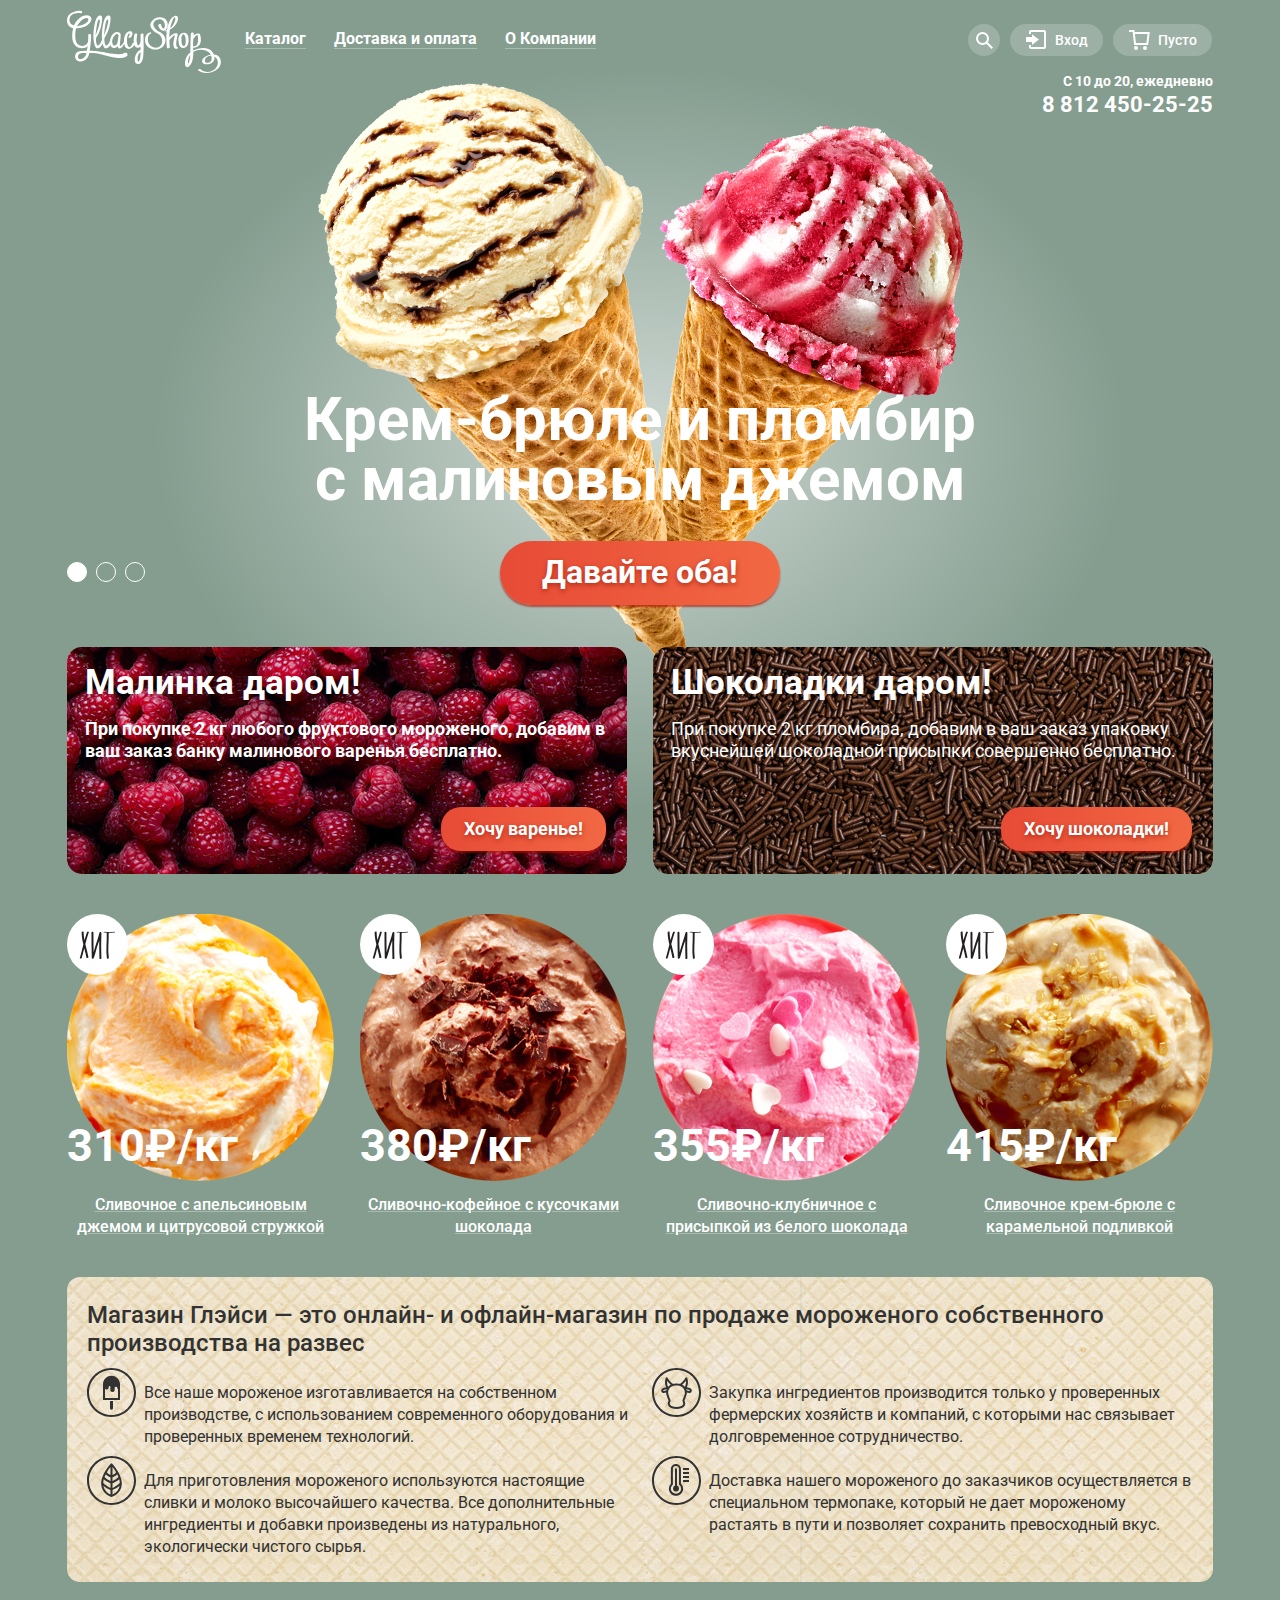
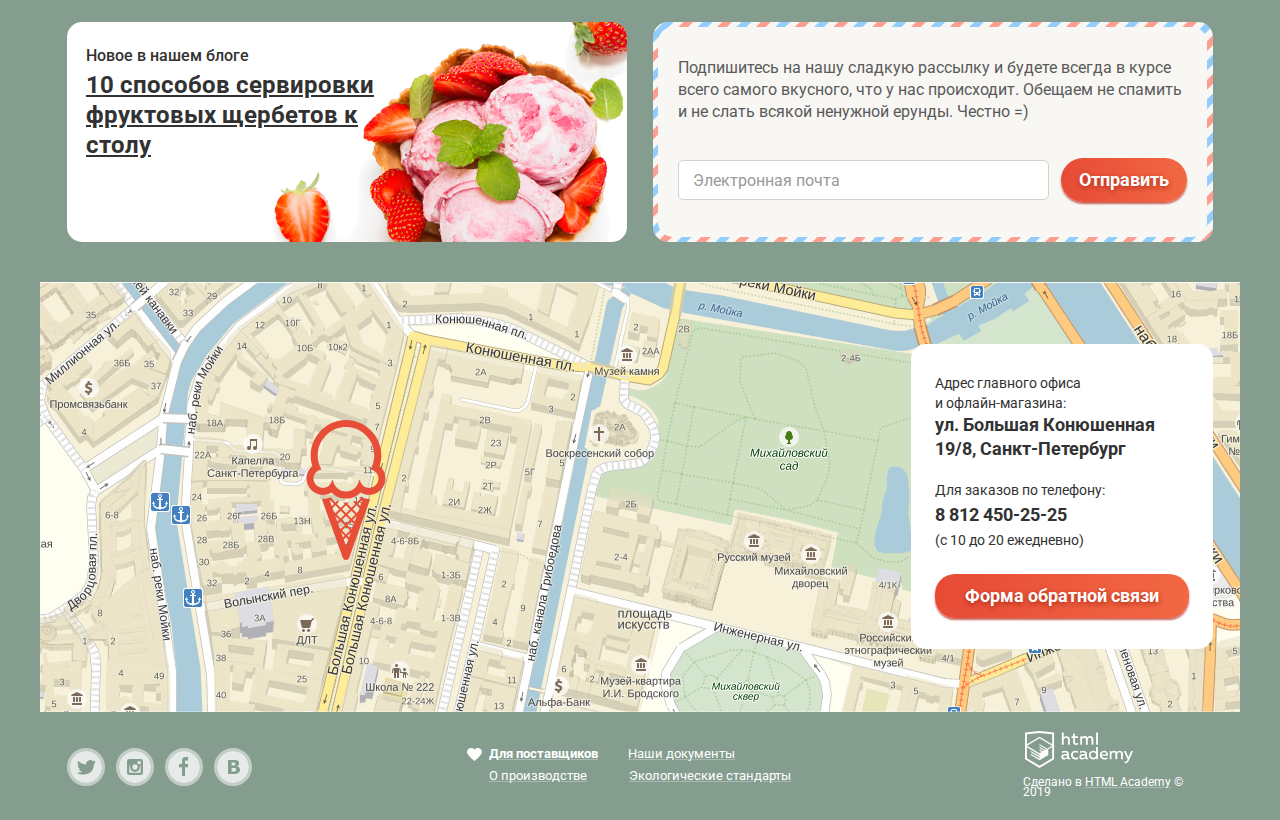
<file: index.html>
﻿<!DOCTYPE html>
<html lang="ru">
	<head>
		<meta charset="utf-8">
		<title>HTML Academy: Глейси</title>
		<link href="https://fonts.googleapis.com/css?family=Roboto:400,500,700" rel="stylesheet">
		<link href="css/normalize.css" rel="stylesheet" >
		<link href="css/style.min.css" rel="stylesheet" >
	</head>
	<body>
		<header class="main-header">
			<nav class="main-navigation">
				<img src="img/logo.svg" width="154" height="64" alt="Логотип магазина по продажи мороженного «Gllacy»;" >
				<ul class="site-navigation">
					<li class="active">
						<a class="site-navigation-item" href="catalog.html">Каталог</a>
						<ul class="subdirectory-site-navigation-list ">
							<li>
								<a class="subdirectory-fon subdirectory-site-navigation-item subdirectory-border-top" href="novelties.html">Новинки</a>
								<hr>
							</li>
							<li>
								<a class="subdirectory-fon" href="catalog.html">Сливочное</a>
							</li>
							<li>
								<a class="subdirectory-fon" href="#">Щербеты</a>
							</li>
							<li>
								<a class="subdirectory-fon" href="#">Фруктовый лед</a>
							</li>
							<li>
								<a class="subdirectory-fon subdirectory-border-bottom" href="#">Мелорин</a>
							</li>
						</ul>
					</li>
					<li>
						<a class="site-navigation-item" href="delivery.html">Доставка и оплата</a>
					</li>
					<li>
						<a class="site-navigation-item" href="info.html">О Компании</a>
					</li>
				</ul>
				<ul class="user-navigation">
					<li class="user-navigation-search">
						<a class="user-search" href="#" aria-label="кнопка поиска по сайту">
							<span class="visually-hidden">Поиск</span>
							<svg xmlns="http://www.w3.org/2000/svg" xmlns:xlink="http://www.w3.org/1999/xlink" width="17" height="17" viewBox="0 0 17 17">
								<path fill="#fff" d="M16.958 15.527L11.75 10.32A6.455 6.455 0 0 0 13 6.5 6.5 6.5 0 1 0 6.5 13a6.465 6.465 0 0 0 3.839-1.263l5.205 5.204 1.414-1.414zM6.5 11C4.019 11 2 8.981 2 6.5S4.019 2 6.5 2 11 4.019 11 6.5 8.981 11 6.5 11z"/>
							</svg>
						</a>
						<section class="modal modal-search">
							<h2 class="visually-hidden">Поиск по сайту</h2>
							<form name="search-form" action="https://echo.htmlacademy.ru" method="post">
								<p>
									<label class="visually-hidden" for="search-modal">Поиск</label>
									<input type="search" name="search" id="search-modal" placeholder="Что ищем?" >
								</p>
							</form>
						</section>
					</li>
					<li class="user-navigation-inner">
						<a class="user-logo" href="#" aria-label="кнопка входа в личный кабинет">
							<svg version="1.1" id="Layer_1" xmlns="http://www.w3.org/2000/svg" xmlns:xlink="http://www.w3.org/1999/xlink" x="0px" y="0px" width="21px" height="19px" viewBox="0 0 21 19" enable-background="new 0 0 21 19" xml:space="preserve">
								<g>
									<polygon fill="#FFFFFF" points="6,14.875 12.917,9.5 6,4.125 6,7.042 -0.042,7.042 -0.042,11.959 6,11.959"/>
									<path fill="#FFFFFF" d="M18,0H5C3.9,0,3,0.9,3,2v2h2V2h13v15H5v-2H3v2c0,1.1,0.9,2,2,2h13c1.1,0,2-0.9,2-2V2C20,0.9,19.1,0,18,0z"/>
								</g>
							</svg>
							Вход
						</a>
						<section class="modal modal-login">
							<h2 class="visually-hidden">Личный кабинет</h2>
							<form name="login-form" action="https://echo.htmlacademy.ru" method="post">
								<label class="visually-hidden" for="user-email">Электронная почта</label>
								<input type="email" class="login-icon-email" name="email" id="user-email" placeholder="Электронная почта" >
								<label class="visually-hidden" for="user-password">Пароль</label>
								<input type="password" name="password" class="user-icon-password" id="user-password" placeholder="Пароль" >
								<div class="login-button">
									<button class="button buttom-login" type="submit">Войти</button>
									<p class="registrations-info">
										<a href="#">Забыли пароль?</a>
										<a href="#">Новая регистрация</a>
									</p>
								</div>
							</form>
						</section>
					</li>
					<li >
						<a class="user-basket" href="#" aria-label="кнопка входа в корзину">
							<svg xmlns="http://www.w3.org/2000/svg" width="21" height="20" viewBox="0 0 21 20">
								<g fill="#FFF">
									<path d="M5.657 2.031L5.422 0H0v2h3.64l1.5 13h13.988l1.699-12.969H5.657zM17.372 13H6.922L5.888 4.031h12.66L17.372 13z"/>
									<circle cx="6.984" cy="18" r="2"/>
									<circle cx="15.984" cy="18" r="2"/>
								</g>
							</svg>
							Пусто
						</a>
					</li>
				</ul>
			</nav>
			<section class="time-phone">
				<p class="operating-time">С 10 до 20, ежедневно</p>
				<p class="phone">8 812 450-25-25</p>
			</section>
		</header>
		<section class="slider">
			<input type="radio" id="btn-1" name="cream" checked>
			<input type="radio" id="btn-2" name="cream">
			<input type="radio" id="btn-3" name="cream">
			<div class="slider-switch">
				<label for="btn-1"></label>
				<label for="btn-2"></label>
				<label for="btn-3"></label>
			</div>
			<div class="slider-inner">
				<div class="slider-slides">
					<div class="slider-item slider-item1">
						<h2>Крем-брюле и пломбир с малиновым джемом</h2>
						<a href="#" class="button button-slider" aria-label="кнопка купить" >Давайте оба!</a>
					</div>
					<div class="slider-item slider-item2">
						<h2>Шоколадный пломбир и лимонный сорбет</h2>
						<a href="#" class="button button-slider" aria-label="кнопка купить" >Давайте оба!</a>
					</div>
					<div class="slider-item slider-item3">
						<h2>Пломбир с помадкой и клубничный щербет</h2>
						<a href="#" class="button button-slider" aria-label="кнопка купить" >Давайте оба!</a>
					</div>
				</div>
			</div>
		</section>
		<main class="container">
			<div class="gratis-product">
				<section class="gratis raspberry">
					<h2>Малинка даром!</h2>
					<p>При покупке 2 кг любого фруктового мороженого, добавим в ваш заказ банку малинового варенья бесплатно.</p>
					<a href="#" class="button button-raspberry" aria-label="кнопка купить">Хочу варенье!</a>
				</section>
				<section class="gratis chocolate">
					<h2>Шоколадки даром!</h2>
					<p>При покупке 2 кг пломбира, добавим в ваш заказ упаковку вкуснейшей шоколадной присыпки совершенно бесплатно.</p>
					<a href="#" class="button button-chocolate" aria-label="кнопка купить">Хочу шоколадки! </a>
				</section>
			</div>
			<section class="main-catalog-goods">
				<h2 class="visually-hidden">Список мороженного</h2>
				<ul class="catalog-goods-list">
					<li class="catalog-goods-items">
						<div class="catalog-goods-items-wrapper hit-logo">
							<a href="#">
							<img src="img/product1.png" width="267" height="267" alt="Мороженое Сливочное с апельсиновым джемом и цитрусовой стружкой" >
							</a>
							<p class="catalog-item-prace"> <strong>310₽/кг</strong> </p>
							<a class="catalog-goods-item1" href="#">
								<h3>Сливочное с апельсиновым джемом и цитрусовой стружкой </h3>
							</a>
							<a class="button quick-view" href="item.html">Быстрый просмотр</a>
						</div>
					</li>
					<li class="catalog-goods-items">
						<div class="catalog-goods-items-wrapper hit-logo">
							<a href="#">
							<img src="img/product2.png" width="267" height="267" alt="Мороженое Сливочное с апельсиновым джемом и цитрусовой стружкой" >
							</a>
							<p class="catalog-item-prace"> <strong>380₽/кг</strong> </p>
							<a class="catalog-goods-item1" href="#">
								<h3>Сливочно-кофейное с кусочками шоколада</h3>
							</a>
							<a class="button quick-view" href="item.html">Быстрый просмотр</a>
						</div>
					</li>
					<li class="catalog-goods-items">
						<div class="catalog-goods-items-wrapper hit-logo">
							<a href="#">
							<img src="img/product3.png" width="267" height="267" alt="Мороженое Сливочное с апельсиновым джемом и цитрусовой стружкой" >
							</a>
							<p class="catalog-item-prace"> <strong>355₽/кг</strong> </p>
							<a class="catalog-goods-item1" href="#">
								<h3>Сливочно-клубничное с присыпкой из белого шоколада</h3>
							</a>
							<a class="button quick-view" href="item.html">Быстрый просмотр</a>
						</div>
					</li>
					<li class="catalog-goods-items">
						<div class="catalog-goods-items-wrapper hit-logo">
							<a href="#">
							<img src="img/product4.png" width="267" height="267" alt="Мороженое Сливочное с апельсиновым джемом и цитрусовой стружкой" >
							</a>
							<p class="catalog-item-prace"> <strong>415₽/кг</strong> </p>
							<a class="catalog-goods-item1" href="#">
								<h3>Сливочное крем-брюле с карамельной подливкой</h3>
							</a>
							<a class="button quick-view" href="item.html">Быстрый просмотр</a>
						</div>
					</li>
				</ul>
			</section>
			<section class="description-shop">
				<h1 class="description-shop-header">Магазин Глэйси — это онлайн- и офлайн-магазин по продаже мороженого собственного производства на развес</h1>
				<ul class="description-shop-list">
					<li class="description-logo-production">
						<p>Все наше мороженое изготавливается на собственном производстве, с использованием современного оборудования и проверенных временем технологий.</p>
					</li>
					<li class="description-logo-ingredients">
						<p>Закупка ингредиентов  производится только у проверенных фермерских хозяйств и компаний, с которыми нас связывает долговременное сотрудничество.</p>
					</li>
					<li class="description-logo-buy">
						<p>Для приготовления мороженого используются настоящие сливки и молоко высочайшего качества. Все дополнительные ингредиенты и добавки произведены из натурального, экологически чистого сырья. </p>
					</li>
					<li class="description-logo-thermometer">
						<p>Доставка нашего мороженого до заказчиков осуществляется в специальном термопаке, который не дает мороженому растаять в пути и позволяет сохранить превосходный вкус.</p>
					</li>
				</ul>
			</section>
			<div class="new-subscription-wrapper">
				<section class="new">
					<h2 class="visually-hidden">Сервировка</h2>
					<p>
						<span class="new-blog">Новое в нашем блоге</span>
					</p>
					<p>
						<a class="new-serving" href="#">10 способов сервировки фруктовых щербетов к столу</a>
					</p>
				</section>
				<section class="subscription">
					<div class="subscription-nested">
						<h2 class="visually-hidden">Подписка на рассылку</h2>
						<p class="subscription-instruction">Подпишитесь на нашу сладкую рассылку и будете всегда в курсе всего самого вкусного, что у нас происходит. Обещаем не спамить и не слать всякой ненужной ерунды. Честно =) </p>
						<form name="subscription-form" action="https://echo.htmlacademy.ru" method="post">
							<p class="subscription-form-input">
								<label class="visually-hidden" for="subscription-email">Электронная почта для подписки</label>
								<input class="subscription-icon-email" type="email" name="email" id="subscription-email" placeholder="Электронная почта" >
							</p>
							<button class="button button-subscription" type="submit">Отправить</button>
						</form>
					</div>
				</section>
			</div>
		</main>
		<div class="map">
			<img src="img/map.jpg" width="1200" height="430" alt="Карта расположения главного офиса" title="Карта расположения главного офиса" >
			<svg version="1.1" id="Layer" xmlns="http://www.w3.org/2000/svg" xmlns:xlink="http://www.w3.org/1999/xlink" x="0px" y="0px"
				width="80px" height="140px" viewBox="0 0 80 140" enable-background="new 0 0 80 140" xml:space="preserve">
				<g>
					<path fill="#E84D37" d="M40,7.101c15.622,0,28.285,12.664,28.285,28.286c0,5.112-1.362,9.902-3.734,14.041
						c4.503,0.643,7.971,4.506,7.971,9.188c0,5.133-4.16,9.293-9.293,9.293c-4.682,0-8.545-3.467-9.188-7.971
						c-0.353,0.201-0.709,0.396-1.07,0.583C51.959,66.781,46.545,71.566,40,71.566c-6.546,0-11.96-4.786-12.972-11.046
						c-0.361-0.187-0.717-0.381-1.069-0.582c-0.644,4.504-4.505,7.971-9.188,7.971c-5.132,0-9.292-4.161-9.292-9.293
						c0-4.682,3.466-8.544,7.97-9.188c-2.372-4.139-3.735-8.929-3.735-14.041C11.714,19.765,24.378,7.101,40,7.101 M40,0.101
						c-19.457,0-35.286,15.829-35.286,35.286c0,3.646,0.568,7.263,1.668,10.713c-3.619,3.016-5.903,7.552-5.903,12.515
						c0,8.984,7.309,16.294,16.292,16.294c3.157,0,6.141-0.925,8.672-2.529c3.681,3.846,8.86,6.187,14.557,6.187
						s10.875-2.341,14.556-6.187c2.531,1.604,5.516,2.529,8.673,2.529c8.984,0,16.293-7.31,16.293-16.294
						c0-4.962-2.284-9.499-5.903-12.516c1.099-3.45,1.667-7.067,1.667-10.713C75.285,15.93,59.456,0.101,40,0.101L40,0.101z"/>
				</g>
				<path fill="#E84D37" d="M63.229,78.908c-2.835,0-5.56-0.598-8.04-1.681c-0.371,0.3-0.761,0.574-1.149,0.851l0.525,0.525
					l-3.898,3.898l-1.673-1.673c-0.687,0.273-1.386,0.517-2.101,0.728l2.359,2.359l-3.898,3.898l-3.898-3.898l1.556-1.556
					c-0.989,0.122-1.989,0.206-3.011,0.206c-0.988,0-1.958-0.079-2.917-0.194l1.543,1.544l-3.898,3.898l-3.898-3.898l2.339-2.34
					c-0.716-0.209-1.417-0.451-2.104-0.724l-1.649,1.649l-3.898-3.898l0.49-0.489c-0.405-0.288-0.811-0.575-1.197-0.887
					c-2.48,1.083-5.204,1.681-8.039,1.681c-0.204,0-0.401-0.024-0.603-0.03c-0.069,0.531-0.032,1.083,0.16,1.622l20.375,57.125
					c0.024,0.068,0.059,0.128,0.087,0.193c0.03,0.07,0.058,0.139,0.092,0.206c0.07,0.14,0.15,0.271,0.237,0.397
					c0.029,0.042,0.054,0.087,0.084,0.129c0.125,0.166,0.262,0.32,0.412,0.459c0.032,0.03,0.069,0.055,0.103,0.084
					c0.125,0.107,0.254,0.205,0.392,0.294c0.058,0.037,0.118,0.07,0.179,0.104c0.138,0.077,0.279,0.145,0.426,0.202
					c0.038,0.015,0.07,0.038,0.108,0.052c0.02,0.007,0.04,0.009,0.059,0.016c0.127,0.043,0.258,0.074,0.391,0.103
					c0.055,0.012,0.109,0.029,0.164,0.038c0.185,0.03,0.373,0.048,0.562,0.048s0.377-0.018,0.562-0.048
					c0.057-0.009,0.113-0.027,0.17-0.04c0.13-0.027,0.259-0.058,0.384-0.101c0.021-0.007,0.041-0.009,0.061-0.016
					c0.04-0.014,0.072-0.037,0.111-0.053c0.145-0.058,0.285-0.124,0.421-0.2c0.062-0.034,0.123-0.068,0.183-0.106
					c0.136-0.088,0.265-0.186,0.388-0.291c0.034-0.03,0.072-0.056,0.105-0.086c0.15-0.14,0.287-0.294,0.412-0.46
					c0.03-0.04,0.054-0.084,0.082-0.125c0.088-0.128,0.169-0.261,0.24-0.401c0.033-0.066,0.062-0.134,0.09-0.201
					c0.028-0.066,0.064-0.128,0.089-0.197L63.672,80.5c0.192-0.539,0.229-1.091,0.16-1.622C63.63,78.884,63.433,78.908,63.229,78.908z
					M49.252,94.541l-3.898,3.898l-3.898-3.898l3.898-3.898L49.252,94.541z M36.143,99.854l3.898-3.898l3.898,3.898l-3.898,3.898
					L36.143,99.854z M43.939,110.479l-3.898,3.898l-3.898-3.898l3.898-3.898L43.939,110.479z M40.041,85.33l3.898,3.898l-3.898,3.898
					l-3.898-3.898L40.041,85.33z M38.627,94.541l-3.898,3.898l-3.898-3.898l3.898-3.898L38.627,94.541z M23.724,80.397l0.38-0.38
					l3.898,3.898l-2.229,2.229L23.724,80.397z M26.517,88.229l2.899-2.899l3.898,3.898l-3.898,3.898l-1.791-1.791L26.517,88.229z
					M29.311,96.061l0.105-0.105l3.898,3.898l-1.954,1.954L29.311,96.061z M33.516,107.853l-1.413-3.96l2.625-2.625l3.898,3.898
					l-3.898,3.898L33.516,107.853z M36.947,117.471l-1.863-5.223l3.543,3.543L36.947,117.471z M40,126.031l-2.31-6.476l2.351-2.351
					l2.29,2.29L40,126.031z M43.074,117.41l-1.619-1.619l3.415-3.415L43.074,117.41z M46.438,107.979l-1.085,1.085l-3.898-3.898
					l3.898-3.898l2.564,2.564L46.438,107.979z M48.661,101.747l-1.894-1.894l3.898-3.898L50.711,96L48.661,101.747z M52.329,91.464
					l-1.663,1.663l-3.898-3.898l3.898-3.898l2.838,2.838L52.329,91.464z M54.248,86.084l-2.168-2.168l3.898-3.898l0.319,0.319
					L54.248,86.084z"/>
			</svg>
			<div class="block-address">
				<div>
					<p class="address-text-normal">Адрес главного офиса</p>
					<p class="address-text-normal">и офлайн-магазина:</p>
					<p class="address-text-bold">ул. Большая Конюшенная 19/8, Санкт-Петербург</p>
				</div>
				<div>
					<p class="address-text-normal">Для заказов по телефону:</p>
					<p class="address-text-bold address-telephone">8 812 450-25-25</p>
					<p class="address-text-normal">(с 10 до 20 ежедневно)</p>
				</div>
				<a href="#" class="button button-address">Форма обратной связи</a>
			</div>
			<div class="feedback-overlay">
				<section class="modal modal-feedback">
					<h2>Мы обязательно вам ответим!</h2>
					<form name="feedback-form" action="https://echo.htmlacademy.ru" method="post">
						<p>
							<label class="visually-hidden" for="feedback-name">Как Вас зовут?</label>
							<input class="feedback-icon-name" type="text" name="name" id="feedback-name" placeholder="Как Вас зовут?" >
						</p>
						<p>
							<label class="visually-hidden" for="feedback-email">Ваша почта для ответа?</label>
							<input class="feedback-icon-email" type="email" name="email" id="feedback-email" placeholder="Ваша почта для ответа?" >
						</p>
						<p>
							<label class="visually-hidden" for="feedback-text">Напишите что-нибудь...</label>
							<textarea cols="30" rows="5" id="feedback-text" placeholder="Напишите что-нибудь..."></textarea>
						</p>
						<button type="submit" class="button buttom-feedback">Отправить</button>
					</form>
					<button type="button" class="feedback-closs" aria-label="кнопка закрытия блока обратная связь"></button>
				</section>
				<div class="overlay"></div>
			</div>
		</div>
		<footer class="main-footer">
			<div class="footer-block-wrapper">
				<div class="footer-social">
					<ul class="footer-social-item">
						<li>
							<a class="social-button tvitter" href="#" aria-label="Страничка магазина «Gllacy» в твиттере">
								<svg xmlns="http://www.w3.org/2000/svg" width="32" height="32" viewBox="0 0 32 32">
									<path fill="#FFF" d="M16 0C7.164 0 0 7.164 0 16c0 8.837 7.164 16 16 16 8.837 0 16-7.163 16-16 0-8.836-7.163-16-16-16zm7.944 12.809c-.251 6.516-3.463 10.832-10.992 10.702h-.486c-.447 0-4.543-.443-5.344-1.823 2.479.19 4.247-.406 5.12-1.136-1.048-.289-2.923-.461-3.251-2.848.384.104.618.221 1.299.113-1.307-.824-2.758-1.519-2.679-3.643.311.317 1.164.518 1.46.457-.768-.233-2.149-3.244-.974-4.781 1.984 1.79 4.075 3.482 7.804 3.643.227-2.214 1.24-3.699 3.168-4.325 1.84-.479 3.255.26 3.901 1.138.737-.224 1.453-.466 2.193-.685-.004.833-.569 1.463-.935 1.709.747.165 1.423-.475 1.423-.475-.184.963-1.094 1.725-1.707 1.954z"/>
								</svg>
								<span class="visually-hidden">Твиттер</span>
							</a>
						</li>
						<li>
							<a class="social-button instagram" href="#" aria-label="Страничка магазина «Gllacy» в инстограмме">
								<svg xmlns="http://www.w3.org/2000/svg" width="32" height="32" viewBox="0 0 32 32">
									<g fill="#FFF">
										<path d="M20.916 16a4.938 4.938 0 1 1-9.877 0c0-.394.051-.773.138-1.14h-.897v6.838h11.396V14.86h-.897c.086.367.137.746.137 1.14z"/>
										<path d="M15.978 18.659c1.466 0 2.659-1.193 2.659-2.659s-1.193-2.659-2.659-2.659c-1.466 0-2.659 1.193-2.659 2.659s1.192 2.659 2.659 2.659zM18.637 10.302h3.039v3.039h-3.039z"/>
										<path d="M16 0C7.164 0 0 7.164 0 16c0 8.837 7.164 16 16 16 8.837 0 16-7.163 16-16 0-8.836-7.163-16-16-16zm7.955 21.698a2.285 2.285 0 0 1-2.279 2.279H10.279A2.285 2.285 0 0 1 8 21.698V10.302a2.286 2.286 0 0 1 2.279-2.279h11.396a2.286 2.286 0 0 1 2.279 2.279v11.396z"/>
									</g>
								</svg>
								<span class="visually-hidden">Инстограм</span>
							</a>
						</li>
						<li>
							<a class="social-button facebook" href="#" aria-label="Страничка магазина «Gllacy» на фейсбуке">
								<svg xmlns="http://www.w3.org/2000/svg" width="32" height="32" viewBox="0 0 32 32">
									<path fill="#FFF" d="M16 0C7.164 0 0 7.163 0 16s7.164 16 16 16c8.837 0 16-7.164 16-16S24.837 0 16 0zm4.062 9.455h-3.021v3.444h3.021v3.445h-3.021v8.61H14.02v-8.61H11v-3.445h3.021V9.455c0-1.902 1.353-3.445 3.021-3.445h3.021v3.445z"/>
								</svg>
								<span class="visually-hidden">Фейсбук</span>
							</a>
						</li>
						<li>
							<a class="social-button vk" href="#" aria-label="Страничка магазина «Gllacy» в ВКонтакте">
								<svg xmlns="http://www.w3.org/2000/svg" width="32" height="32" viewBox="0 0 32 32">
									<g fill="#FFF">
										<path d="M16.637 14.495c.402-.019.719-.082.951-.188.326-.145.54-.33.641-.559.101-.229.15-.496.15-.797 0-.232-.058-.465-.174-.697-.116-.232-.322-.405-.617-.517-.264-.1-.592-.155-.984-.165a76.242 76.242 0 0 0-1.652-.014h-.339v2.965h.565c.571 0 1.057-.009 1.459-.028zM18.118 17.084c-.282-.081-.672-.125-1.166-.132a127.97 127.97 0 0 0-1.55-.009h-.79v3.493h.264c1.014 0 1.74-.003 2.18-.009a3.2 3.2 0 0 0 1.212-.245c.377-.157.633-.364.774-.625s.214-.562.214-.9c0-.446-.088-.788-.261-1.03-.17-.241-.464-.423-.877-.543z"/>
										<path d="M16 0C7.164 0 0 7.164 0 16c0 8.837 7.164 16 16 16 8.837 0 16-7.163 16-16 0-8.836-7.163-16-16-16zm6.602 20.531a3.73 3.73 0 0 1-1.124 1.327c-.552.415-1.161.71-1.823.886s-1.501.264-2.519.264h-6.121V8.987h5.443c1.13 0 1.957.038 2.48.113a5.126 5.126 0 0 1 1.561.5c.533.27.929.632 1.189 1.087.26.455.392.975.392 1.558 0 .678-.179 1.278-.536 1.795-.358.518-.863.92-1.517 1.208v.075c.917.182 1.642.559 2.179 1.13.537.571.807 1.325.807 2.261 0 .678-.138 1.283-.411 1.817z"/>
									</g>
								</svg>
								<span class="visually-hidden">ВКонтакте</span>
							</a>
						</li>
					</ul>
				</div>
				<div class="footer-info">
					<ul class="footer-info-list">
						<li class="footer-info-item">
							<a class="heart" href="#">Для поставщиков</a>
						</li>
						<li>
							<a href="#">Наши документы</a>
						</li>
						<li>
							<a href="#">О производстве</a>
						</li>
						<li class="footer-info-item-last">
							<a href="#">Экологические стандарты</a>
						</li>
					</ul>
				</div>
				<div class="footer-copyright">
					<a class="htmllogo" href="https://htmlacademy.ru/intensive/htmlcss">
					<img src="img/htmlacademy_logo.svg" width="108" height="39" alt="Логотип HTMLacademy" >
					</a>
					<p>Сделано в <a href="https://htmlacademy.ru/intensive/htmlcss">HTML Academy</a> &copy; 2019</p>
				</div>
			</div>
		</footer>
	</body>
</html>
</file>
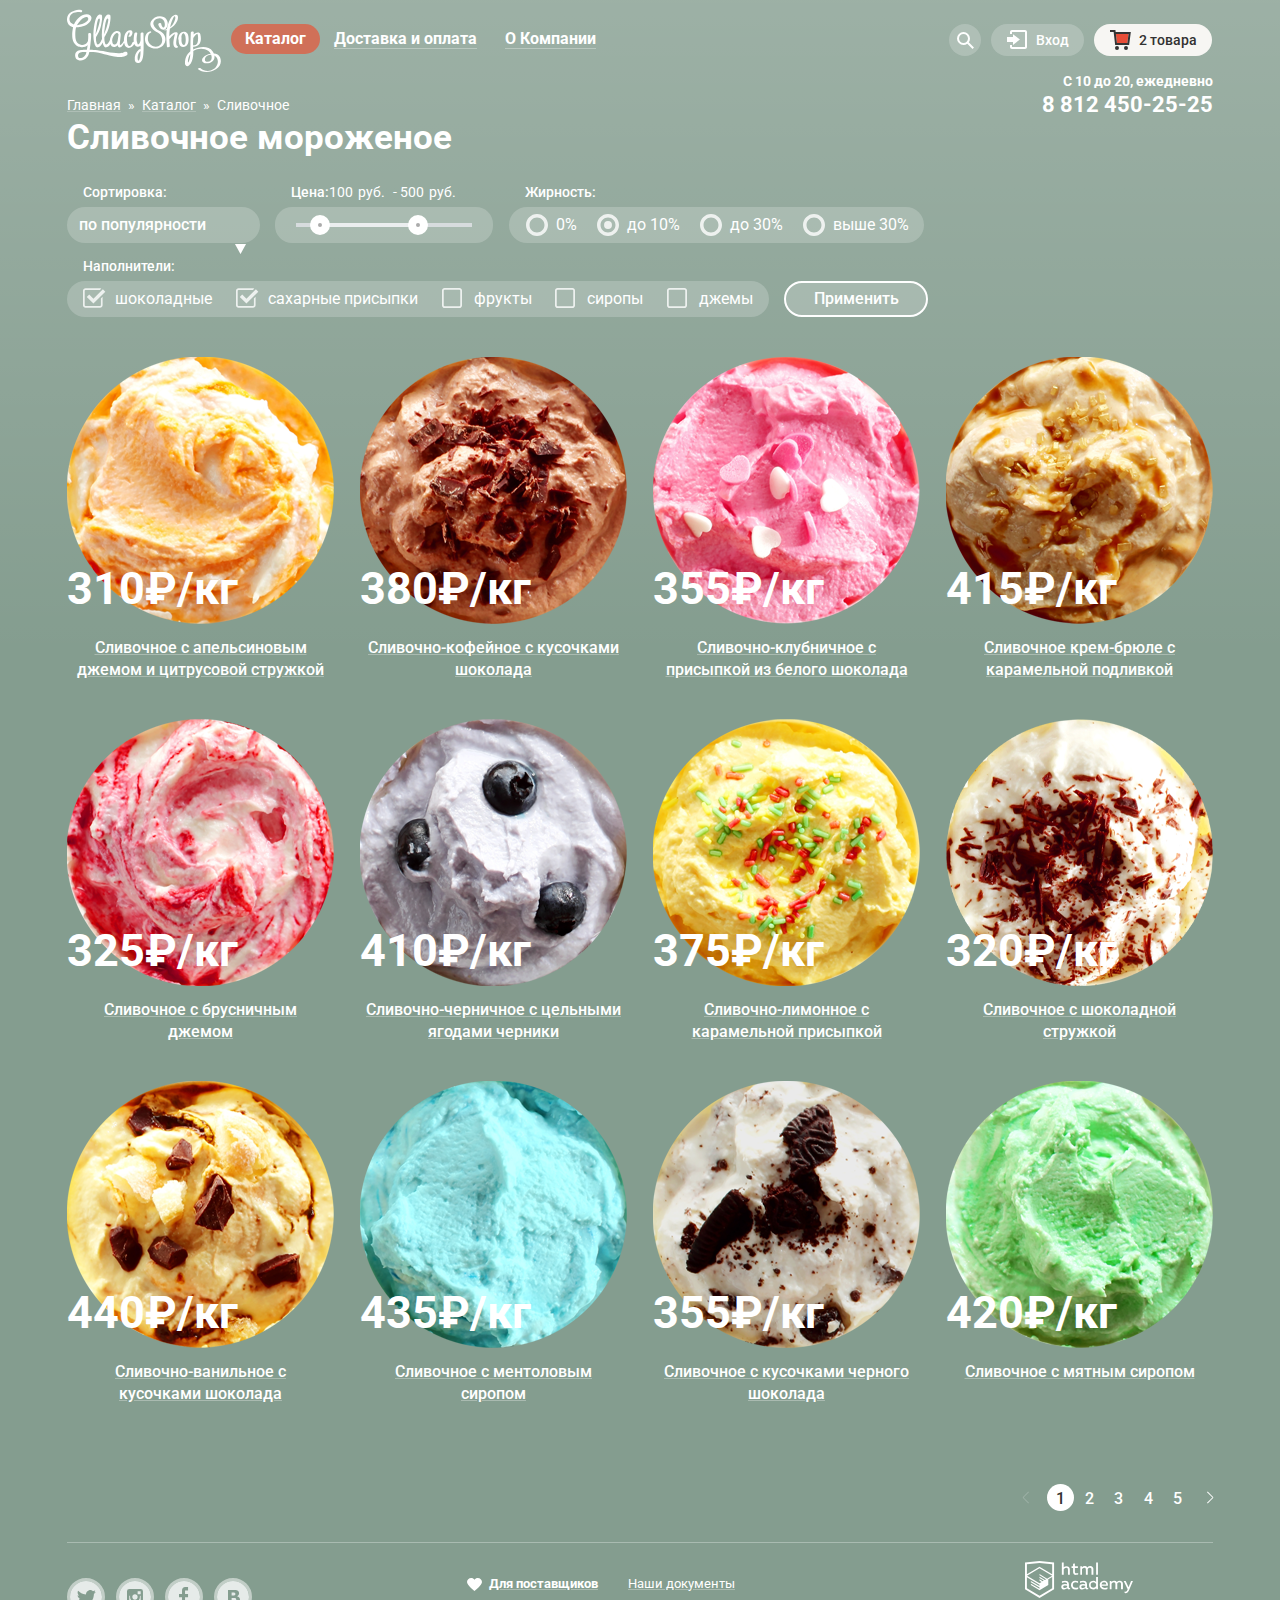
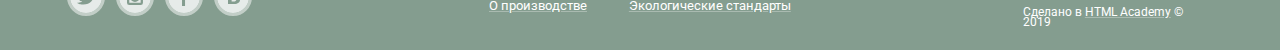
<file: catalog.html>
﻿<!DOCTYPE html>
<html lang="ru">
	<head>
		<meta charset="utf-8">
		<title>HTML Academy: Глейси</title>
		<link href="https://fonts.googleapis.com/css?family=Roboto:400,500,700" rel="stylesheet">
		<link href="css/normalize.css" rel="stylesheet" >
		<link href="css/style.min.css" rel="stylesheet" >
	</head>
	<body class="inner-page">
		<div class="illumination"></div>
		<header class="main-header">
			<nav class="main-navigation">
				<a href="index.html">
				<img src="img/logo.svg" width="154" height="64" alt="Логотип магазина по продажи мороженного «Gllacy»" >
				</a>
				<ul class="site-navigation">
					<li class="active">
						<a class="site-navigation-item-fon" href="catalog.html">Каталог</a>
						<ul class="subdirectory-site-navigation-list">
							<li>
								<a class="subdirectory-fon subdirectory-site-navigation-item subdirectory-border-top" href="novelties.html">Новинки</a>
								<hr>
							</li>
							<li>
								<a class="subdirectory-fon-creamy" href="#">Сливочное</a>
							</li>
							<li>
								<a class="subdirectory-fon" href="#">Щербеты</a>
							</li>
							<li>
								<a class="subdirectory-fon" href="#">Фруктовый лед</a>
							</li>
							<li>
								<a class="subdirectory-fon subdirectory-border-bottom" href="#">Мелорин</a>
							</li>
						</ul>
					</li>
					<li>
						<a class="site-navigation-item" href="delivery.html">Доставка и оплата</a>
					</li>
					<li>
						<a class="site-navigation-item" href="info.html">О Компании</a>
					</li>
				</ul>
				<ul class="user-navigation">
					<li class="user-navigation-search">
						<a class="user-search" href="#" aria-label="кнопка поиска по сайту">
							<span class="visually-hidden">Поиск</span>
							<svg xmlns="http://www.w3.org/2000/svg" xmlns:xlink="http://www.w3.org/1999/xlink" width="17" height="17" viewBox="0 0 17 17">
								<path fill="#fff" d="M16.958 15.527L11.75 10.32A6.455 6.455 0 0 0 13 6.5 6.5 6.5 0 1 0 6.5 13a6.465 6.465 0 0 0 3.839-1.263l5.205 5.204 1.414-1.414zM6.5 11C4.019 11 2 8.981 2 6.5S4.019 2 6.5 2 11 4.019 11 6.5 8.981 11 6.5 11z"/>
							</svg>
						</a>
						<section class="modal modal-search">
							<h2 class="visually-hidden">Поиск по сайту</h2>
							<form name="search-form" action="https://echo.htmlacademy.ru" method="post">
								<p>
									<label class="visually-hidden" for="search-modal">Поиск</label>
									<input type="search" name="search" id="search-modal" placeholder="Что ищем?" >
								</p>
							</form>
						</section>
					</li>
					<li class="user-navigation-inner">
						<a class="user-logo" href="#" aria-label="кнопка входа в личный кабинет">
							<svg version="1.1" id="Layer_1" xmlns="http://www.w3.org/2000/svg" xmlns:xlink="http://www.w3.org/1999/xlink" x="0px" y="0px" width="21px" height="19px" viewBox="0 0 21 19" enable-background="new 0 0 21 19" xml:space="preserve">
								<g>
									<polygon fill="#FFFFFF" points="6,14.875 12.917,9.5 6,4.125 6,7.042 -0.042,7.042 -0.042,11.959 6,11.959 	"/>
									<path fill="#FFFFFF" d="M18,0H5C3.9,0,3,0.9,3,2v2h2V2h13v15H5v-2H3v2c0,1.1,0.9,2,2,2h13c1.1,0,2-0.9,2-2V2C20,0.9,19.1,0,18,0z"/>
								</g>
							</svg>
							Вход
						</a>
						<section class="modal modal-login">
							<h2 class="visually-hidden">Личный кабинет</h2>
							<form name="login-form" action="https://echo.htmlacademy.ru" method="post">
								<label class="visually-hidden" for="user-email">Электронная почта</label>
								<input type="email" class="login-icon-email" name="email" id="user-email" placeholder="Электронная почта" >
								<label class="visually-hidden" for="user-password">Пароль</label>
								<input type="password" name="password" class="user-icon-password" id="user-password" placeholder="Пароль" >
								<div class="login-button">
									<button class="button buttom-login" type="submit">Войти</button>
									<p class="registrations-info">
										<a href="#">Забыли пароль?</a>
										<a href="#">Новая регистрация</a>
									</p>
								</div>
							</form>
						</section>
					</li>
					<li class="user-navigation-basket">
						<a class="user-basket user-basket-full" href="#" aria-label="кнопка входа в корзину">
							<svg xmlns="http://www.w3.org/2000/svg" width="21" height="20" viewBox="0 0 21 20">
								<path fill="#E84D37" d="M5.888 4.031L6.922 13h10.45l1.176-8.969z"/>
								<circle fill="#343434" cx="6.984" cy="18" r="2"/>
								<circle fill="#343434" cx="15.984" cy="18" r="2"/>
								<path fill="#343434" d="M5.657 2.031L5.422 0H0v2h3.64l1.5 13h13.988l1.699-12.969H5.657zM17.372 13H6.922L5.888 4.031h12.66L17.372 13z"/>
							</svg>
							2 товара
						</a>
						<section class="modal modal-basket">
							<h2 class="visually-hidden">Ваши заказы</h2>
							<form name="order" action="https://echo.htmlacademy.ru" method="post">
								<ul class="order-list">
									<li class="order-item">
										<button type="button" class="order-item-closs" aria-label="Кнопка удаления выбранного заказа"><span class="visually-hidden">Удалить</span></button>
										<a class="order-item-name orange" href="#" aria-label="Выбранный вами товар">Пломбир с апельсиновым джемом</a>
										<p class="order-item-info">1,5 кг х <span>200 руб.</span></p>
										<p class="order-item-price">300 руб.</p>
									</li>
									<li class="order-item">
										<button type="button" class="order-item-closs" aria-label="Кнопка удаления выбранного заказа"><span class="visually-hidden">Удалить</span></button>
										<a class="order-item-name strawberry" href="#" aria-label="Выбранный вами товар">Клубничный пломбир с присыпкой  из белого шоколада</a>
										<p class="order-item-info">1,5 кг х <span>300 руб.</span></p>
										<p class="order-item-price">450 руб.</p>
									</li>
								</ul>
								<p class="order-final-price"><b>Итого: 750 руб.</b></p>
								<button class="button button-order" type="submit" name="next-order">Оформить заказ</button>
							</form>
						</section>
					</li>
				</ul>
			</nav>
		</header>
		<main class="container">
			<section class="time-phone">
				<p class="operating-time">С 10 до 20, ежедневно</p>
				<p class="phone">8 812 450-25-25</p>
			</section>
			<ul class="main-breadcrumbs-list">
				<li>
					<a href="index.html">Главная</a>
				</li>
				<li>
					<p>»</p>
				</li>
				<li>
					<a href="catalog.html">Каталог</a>
				</li>
				<li>
					<p>»</p>
				</li>
				<li>
					<p>Сливочное</p>
				</li>
			</ul>
			<h1>Сливочное мороженое</h1>
			<section class="filter">
				<form name="filter" action="https://echo.htmlacademy.ru" method="post">
					<div class="filter-top-line">
						<fieldset class="sort">
							<legend>Сортировка:</legend>
							<label for="sort" class="visually-hidden">Сортировка:</label>
							<select name="sort" id="sort">
								<option value="popularity" selected>по популярности</option>
								<option value="inexpensive">сначало недорогие</option>
								<option value="expensive">сначало дорогие</option>
								<option value="fatnesses">по жирности</option>
							</select>
						</fieldset>
						<fieldset class="price">
							<legend>Цена:</legend>
							<div class="range-filter">
								<div class="range-controls">
									<div class="scale">
										<div class="bar"></div>
									</div>
									<div class="toggle toggle-min"></div>
									<div class="toggle toggle-max"></div>
								</div>
								<div class="price-controls">
									<label class="min-price"><input name="min-price" type="text" value="100">руб.</label>
									<label class="max-price">- <input name="max-price" type="text" value="500">руб.</label>
								</div>
							</div>
						</fieldset>
						<fieldset class="fatness">
							<legend>Жирность:</legend>
							<div class="fatness-wrapper">
								<input id="fbtn-1" class="btn-1" type="radio" name="fatness" value="0">
								<label class="fatness0" for="fbtn-1">0%</label>
								<input id="fbtn-2" class="btn-2" type="radio" name="fatness" value="20" checked>
								<label class="fatness10" for="fbtn-2">до 10%</label>
								<input id="fbtn-3" class="btn-3" type="radio" name="fatness" value="30">
								<label class="fatness30" for="fbtn-3">до 30%</label>
								<input id="fbtn-4" class="btn-4" type="radio" name="fatness" value="40">
								<label class="fatness40" for="fbtn-4">выше 30%</label>
							</div>
						</fieldset>
					</div>
					<div class="filter-bottom-line">
						<fieldset class="fillers">
							<legend>Наполнители:</legend>
							<div class="fillers-wrapper">
								<input id="filbtn-1" class="check-1" type="checkbox" name="chocolate" checked>
								<label for="filbtn-1">шоколадные</label>
								<input id="filbtn-2" class="check-2" type="checkbox" name="sugar-powder" checked>
								<label for="filbtn-2">сахарные присыпки</label>
								<input id="filbtn-3" class="check-3" type="checkbox" name="fruits" >
								<label for="filbtn-3">фрукты</label>
								<input id="filbtn-4" class="check-4" type="checkbox" name="syrups" >
								<label for="filbtn-4">сиропы</label>
								<input id="filbtn-5" class="check-5" type="checkbox" name="jams" >
								<label for="filbtn-5">джемы</label>
							</div>
						</fieldset>
						<button type="submit" name="send">Применить</button>
					</div>
				</form>
			</section>
			<section class="main-catalog-goods">
				<h2 class="visually-hidden">Список мороженного</h2>
				<ul class="catalog-goods-list">
					<li class="catalog-goods-items">
						<div class="catalog-goods-items-wrapper">
							<a href="#">
							<img src="img/product1.png" width="267" height="267" alt="Мороженое Сливочное с апельсиновым джемом и цитрусовой стружкой" >
							</a>
							<p class="catalog-item-prace"> <strong>310₽/кг</strong> </p>
							<a class="catalog-goods-item1" href="#">
								<h3>Сливочное с апельсиновым джемом и цитрусовой стружкой </h3>
							</a>
							<a class="button quick-view" href="item.html">Быстрый просмотр</a>
						</div>
					</li>
					<li class="catalog-goods-items">
						<div class="catalog-goods-items-wrapper">
							<a href="#">
							<img src="img/product2.png" width="267" height="267" alt="Мороженое Сливочное с апельсиновым джемом и цитрусовой стружкой" >
							</a>
							<p class="catalog-item-prace"> <strong>380₽/кг</strong> </p>
							<a class="catalog-goods-item1" href="#">
								<h3>Сливочно-кофейное с кусочками шоколада</h3>
							</a>
							<a class="button quick-view" href="item.html">Быстрый просмотр</a>
						</div>
					</li>
					<li class="catalog-goods-items">
						<div class="catalog-goods-items-wrapper">
							<a href="#">
							<img src="img/product3.png" width="267" height="267" alt="Мороженое Сливочное с апельсиновым джемом и цитрусовой стружкой" >
							</a>
							<p class="catalog-item-prace"> <strong>355₽/кг</strong> </p>
							<a class="catalog-goods-item1" href="#">
								<h3>Сливочно-клубничное с присыпкой из белого шоколада</h3>
							</a>
							<a class="button quick-view" href="item.html">Быстрый просмотр</a>
						</div>
					</li>
					<li class="catalog-goods-items">
						<div class="catalog-goods-items-wrapper">
							<a href="#">
							<img src="img/product4.png" width="267" height="267" alt="Мороженое Сливочное с апельсиновым джемом и цитрусовой стружкой" >
							</a>
							<p class="catalog-item-prace"> <strong>415₽/кг</strong> </p>
							<a class="catalog-goods-item1" href="#">
								<h3>Сливочное крем-брюле с карамельной подливкой</h3>
							</a>
							<a class="button quick-view" href="item.html">Быстрый просмотр</a>
						</div>
					</li>
					<li class="catalog-goods-items">
						<div class="catalog-goods-items-wrapper">
							<a href="#">
							<img src="img/product5.png" width="267" height="267" alt="Мороженое Сливочное с апельсиновым джемом и цитрусовой стружкой" >
							</a>
							<p class="catalog-item-prace"> <strong>325₽/кг</strong> </p>
							<a class="catalog-goods-item1" href="#">
								<h3>Сливочное с брусничным джемом </h3>
							</a>
							<a class="button quick-view" href="item.html">Быстрый просмотр</a>
						</div>
					</li>
					<li class="catalog-goods-items">
						<div class="catalog-goods-items-wrapper">
							<a href="#">
							<img src="img/product6.png" width="267" height="267" alt="Мороженое Сливочное с апельсиновым джемом и цитрусовой стружкой" >
							</a>
							<p class="catalog-item-prace"> <strong>410₽/кг</strong> </p>
							<a class="catalog-goods-item1" href="#">
								<h3>Сливочно-черничное с цельными ягодами черники </h3>
							</a>
							<a class="button quick-view" href="item.html">Быстрый просмотр</a>
						</div>
					</li>
					<li class="catalog-goods-items">
						<div class="catalog-goods-items-wrapper">
							<a href="#">
							<img src="img/product7.png" width="267" height="267" alt="Мороженое Сливочное с апельсиновым джемом и цитрусовой стружкой" >
							</a>
							<p class="catalog-item-prace"> <strong>375₽/кг</strong> </p>
							<a class="catalog-goods-item1" href="#">
								<h3>Сливочно-лимонное с карамельной присыпкой</h3>
							</a>
							<a class="button quick-view" href="item.html">Быстрый просмотр</a>
						</div>
					</li>
					<li class="catalog-goods-items">
						<div class="catalog-goods-items-wrapper">
							<a href="#">
							<img src="img/product8.png" width="267" height="267" alt="Мороженое Сливочное с апельсиновым джемом и цитрусовой стружкой" >
							</a>
							<p class="catalog-item-prace"> <strong>320₽/кг</strong> </p>
							<a class="catalog-goods-item1" href="#">
								<h3>Сливочное с шоколадной стружкой</h3>
							</a>
							<a class="button quick-view" href="item.html">Быстрый просмотр</a>
						</div>
					</li>
					<li class="catalog-goods-items">
						<div class="catalog-goods-items-wrapper">
							<a href="#">
							<img src="img/product9.png" width="267" height="267" alt="Мороженое Сливочное с апельсиновым джемом и цитрусовой стружкой" >
							</a>
							<p class="catalog-item-prace"> <strong>440₽/кг</strong> </p>
							<a class="catalog-goods-item1" href="#">
								<h3>Сливочно-ванильное с кусочками шоколада </h3>
							</a>
							<a class="button quick-view" href="item.html">Быстрый просмотр</a>
						</div>
					</li>
					<li class="catalog-goods-items">
						<div class="catalog-goods-items-wrapper">
							<a href="#">
							<img src="img/product10.png" width="267" height="267" alt="Мороженое Сливочное с апельсиновым джемом и цитрусовой стружкой" >
							</a>
							<p class="catalog-item-prace"> <strong>435₽/кг</strong> </p>
							<a class="catalog-goods-item1" href="#">
								<h3>Сливочноe с ментоловым сиропом</h3>
							</a>
							<a class="button quick-view" href="item.html">Быстрый просмотр</a>
						</div>
					</li>
					<li class="catalog-goods-items">
						<div class="catalog-goods-items-wrapper">
							<a href="#">
							<img src="img/product11.png" width="267" height="267" alt="Мороженое Сливочное с апельсиновым джемом и цитрусовой стружкой" >
							</a>
							<p class="catalog-item-prace"> <strong>355₽/кг</strong> </p>
							<a class="catalog-goods-item1" href="#">
								<h3>Сливочное с кусочками черного шоколада</h3>
							</a>
							<a class="button quick-view" href="item.html">Быстрый просмотр</a>
						</div>
					</li>
					<li class="catalog-goods-items">
						<div class="catalog-goods-items-wrapper">
							<a href="#">
							<img src="img/product12.png" width="267" height="267" alt="Мороженое Сливочное с апельсиновым джемом и цитрусовой стружкой" >
							</a>
							<p class="catalog-item-prace"> <strong>420₽/кг</strong> </p>
							<a class="catalog-goods-item1" href="#">
								<h3>Сливочное с мятным сиропом</h3>
							</a>
							<a class="button quick-view" href="item.html">Быстрый просмотр</a>
						</div>
					</li>
				</ul>
			</section>
			<div class="pagination">
				<ul class="pagination-list">
					<li class="pagination-item">
						<a class="arrow-left" href="#"></a>
					</li>
					<li class="pagination-item-current">
						<a href="#">1</a>
					</li>
					<li class="pagination-item pagination-item-number">
						<a href="#">2</a>
					</li>
					<li class="pagination-item pagination-item-number">
						<a href="#">3</a>
					</li>
					<li class="pagination-item pagination-item-number">
						<a href="#">4</a>
					</li>
					<li class="pagination-item pagination-item-number">
						<a href="#">5</a>
					</li>
					<li class="pagination-item">
						<a class="arrow-right" href="#"></a>
					</li>
				</ul>
			</div>
		</main>
		<footer class="main-footer">
			<div class="footer-block-wrapper">
				<div class="footer-social">
					<ul class="footer-social-item">
						<li>
							<a class="social-button tvitter" href="#" aria-label="Страничка магазина «Gllacy» в твиттере">
								<svg xmlns="http://www.w3.org/2000/svg" width="32" height="32" viewBox="0 0 32 32">
									<path fill="#FFF" d="M16 0C7.164 0 0 7.164 0 16c0 8.837 7.164 16 16 16 8.837 0 16-7.163 16-16 0-8.836-7.163-16-16-16zm7.944 12.809c-.251 6.516-3.463 10.832-10.992 10.702h-.486c-.447 0-4.543-.443-5.344-1.823 2.479.19 4.247-.406 5.12-1.136-1.048-.289-2.923-.461-3.251-2.848.384.104.618.221 1.299.113-1.307-.824-2.758-1.519-2.679-3.643.311.317 1.164.518 1.46.457-.768-.233-2.149-3.244-.974-4.781 1.984 1.79 4.075 3.482 7.804 3.643.227-2.214 1.24-3.699 3.168-4.325 1.84-.479 3.255.26 3.901 1.138.737-.224 1.453-.466 2.193-.685-.004.833-.569 1.463-.935 1.709.747.165 1.423-.475 1.423-.475-.184.963-1.094 1.725-1.707 1.954z"/>
								</svg>
								<span class="visually-hidden">Твиттер</span>
							</a>
						</li>
						<li>
							<a class="social-button instagram" href="#" aria-label="Страничка магазина «Gllacy» в инстограмме">
								<svg xmlns="http://www.w3.org/2000/svg" width="32" height="32" viewBox="0 0 32 32">
									<g fill="#FFF">
										<path d="M20.916 16a4.938 4.938 0 1 1-9.877 0c0-.394.051-.773.138-1.14h-.897v6.838h11.396V14.86h-.897c.086.367.137.746.137 1.14z"/>
										<path d="M15.978 18.659c1.466 0 2.659-1.193 2.659-2.659s-1.193-2.659-2.659-2.659c-1.466 0-2.659 1.193-2.659 2.659s1.192 2.659 2.659 2.659zM18.637 10.302h3.039v3.039h-3.039z"/>
										<path d="M16 0C7.164 0 0 7.164 0 16c0 8.837 7.164 16 16 16 8.837 0 16-7.163 16-16 0-8.836-7.163-16-16-16zm7.955 21.698a2.285 2.285 0 0 1-2.279 2.279H10.279A2.285 2.285 0 0 1 8 21.698V10.302a2.286 2.286 0 0 1 2.279-2.279h11.396a2.286 2.286 0 0 1 2.279 2.279v11.396z"/>
									</g>
								</svg>
								<span class="visually-hidden">Инстограм</span>
							</a>
						</li>
						<li>
							<a class="social-button facebook" href="#" aria-label="Страничка магазина «Gllacy» на фейсбуке">
								<svg xmlns="http://www.w3.org/2000/svg" width="32" height="32" viewBox="0 0 32 32">
									<path fill="#FFF" d="M16 0C7.164 0 0 7.163 0 16s7.164 16 16 16c8.837 0 16-7.164 16-16S24.837 0 16 0zm4.062 9.455h-3.021v3.444h3.021v3.445h-3.021v8.61H14.02v-8.61H11v-3.445h3.021V9.455c0-1.902 1.353-3.445 3.021-3.445h3.021v3.445z"/>
								</svg>
								<span class="visually-hidden">Фейсбук</span>
							</a>
						</li>
						<li>
							<a class="social-button vk" href="#" aria-label="Страничка магазина «Gllacy» в ВКонтакте">
								<svg xmlns="http://www.w3.org/2000/svg" width="32" height="32" viewBox="0 0 32 32">
									<g fill="#FFF">
										<path d="M16.637 14.495c.402-.019.719-.082.951-.188.326-.145.54-.33.641-.559.101-.229.15-.496.15-.797 0-.232-.058-.465-.174-.697-.116-.232-.322-.405-.617-.517-.264-.1-.592-.155-.984-.165a76.242 76.242 0 0 0-1.652-.014h-.339v2.965h.565c.571 0 1.057-.009 1.459-.028zM18.118 17.084c-.282-.081-.672-.125-1.166-.132a127.97 127.97 0 0 0-1.55-.009h-.79v3.493h.264c1.014 0 1.74-.003 2.18-.009a3.2 3.2 0 0 0 1.212-.245c.377-.157.633-.364.774-.625s.214-.562.214-.9c0-.446-.088-.788-.261-1.03-.17-.241-.464-.423-.877-.543z"/>
										<path d="M16 0C7.164 0 0 7.164 0 16c0 8.837 7.164 16 16 16 8.837 0 16-7.163 16-16 0-8.836-7.163-16-16-16zm6.602 20.531a3.73 3.73 0 0 1-1.124 1.327c-.552.415-1.161.71-1.823.886s-1.501.264-2.519.264h-6.121V8.987h5.443c1.13 0 1.957.038 2.48.113a5.126 5.126 0 0 1 1.561.5c.533.27.929.632 1.189 1.087.26.455.392.975.392 1.558 0 .678-.179 1.278-.536 1.795-.358.518-.863.92-1.517 1.208v.075c.917.182 1.642.559 2.179 1.13.537.571.807 1.325.807 2.261 0 .678-.138 1.283-.411 1.817z"/>
									</g>
								</svg>
								<span class="visually-hidden">ВКонтакте</span>
							</a>
						</li>
					</ul>
				</div>
				<div class="footer-info">
					<ul class="footer-info-list">
						<li class="footer-info-item">
							<a class="heart" href="#">Для поставщиков</a>
						</li>
						<li>
							<a href="#">Наши документы</a>
						</li>
						<li>
							<a href="#">О производстве</a>
						</li>
						<li class="footer-info-item-last">
							<a href="#">Экологические стандарты</a>
						</li>
					</ul>
				</div>
				<div class="footer-copyright">
					<a class="htmllogo" href="https://htmlacademy.ru/intensive/htmlcss">
					<img src="img/htmlacademy_logo.svg" width="108" height="39" alt="Логотип HTMLacademy" >
					</a>
					<p>Сделано в <a href="https://htmlacademy.ru/intensive/htmlcss">HTML Academy</a> &copy; 2019</p>
				</div>
			</div>
		</footer>
	</body>
</html>
</file>
<file: css/style.min.css>
body{padding-top:10px;font-family:Roboto,Arial,sans-serif;font-style:normal;font-weight:400;color:#fff;font-size:14px;line-height:16px;background-color:#849d8f}.illumination{position:absolute;top:0;width:100%;height:656px;background-image:-webkit-gradient(linear,left top,left bottom,from(rgba(255,255,255,0.2)),to(rgba(255,255,255,0)));background-image:-webkit-linear-gradient(rgba(255,255,255,0.2),rgba(255,255,255,0));background-image:-o-linear-gradient(rgba(255,255,255,0.2),rgba(255,255,255,0));background-image:linear-gradient(rgba(255,255,255,0.2),rgba(255,255,255,0))}a{color:#fff}.visually-hidden:not(:focus):not(:active){position:absolute;width:1px;height:1px;margin:-1px;padding:0;border:0;white-space:nowrap;-webkit-clip-path:inset(100%);clip-path:inset(100%);clip:rect(0 0 0 0);overflow:hidden}.button{color:#fefefe;text-shadow:0 2px 5px rgba(160,32,11,0.76);text-align:center;border:none;border-radius:20px;background:-webkit-gradient(linear,left top,right top,from(#e74b36),to(#f26843));background:-webkit-linear-gradient(left,#e74b36 0%,#f26843 100%);background:-o-linear-gradient(left,#e74b36 0%,#f26843 100%);background:linear-gradient(90deg,#e74b36 0%,#f26843 100%);-webkit-box-shadow:0 2px 2px 0 rgba(172,16,0,0.64);box-shadow:0 2px 2px 0 rgba(172,16,0,0.64);cursor:pointer}.button:hover,.button:focus{background:-webkit-gradient(linear,left top,right top,from(#ec6f5e),to(#f58669));background:-webkit-linear-gradient(left,#ec6f5e 0%,#f58669 100%);background:-o-linear-gradient(left,#ec6f5e 0%,#f58669 100%);background:linear-gradient(90deg,#ec6f5e 0%,#f58669 100%);-webkit-box-shadow:inset 0 -2px 2px 0 rgba(172,16,0,1.0);box-shadow:inset 0 -2px 2px 0 rgba(172,16,0,1.0)}.button:active{background:-webkit-gradient(linear,left top,right top,from(#f26843),to(#e74a35));background:-webkit-linear-gradient(left,#f26843 0%,#e74a35 100%);background:-o-linear-gradient(left,#f26843 0%,#e74a35 100%);background:linear-gradient(90deg,#f26843 0%,#e74a35 100%);-webkit-box-shadow:inset 0 2px 2px 0 rgba(148,39,24,1.0);box-shadow:inset 0 2px 2px 0 rgba(148,39,24,1.0)}.main-header{width:1200px;padding:0 27px;margin:auto;-webkit-box-sizing:border-box;box-sizing:border-box;position:relative;z-index:5}.main-navigation{width:100%;height:59px;display:-webkit-box;display:-ms-flexbox;display:flex;-webkit-box-align:center;-ms-flex-align:center;align-items:center;margin-bottom:1px}.main-navigation img{margin-top:5px}.site-navigation,.user-navigation,.subdirectory-site-navigation-list{list-style:none}.site-navigation{position:relative;margin:0;padding:0;margin-left:10px;display:-webkit-box;display:-ms-flexbox;display:flex}.site-navigation .site-navigation-item{display:block;font-size:16px;line-height:18px;font-weight:700;text-decoration:none;border-radius:16px;padding:6px 14px}.site-navigation-item::after{content:"";display:block;height:1px;width:100%;background-color:rgba(255,255,255,0.3)}@media screen and (-ms-high-contrast: active),(-ms-high-contrast: none){.site-navigation a.site-navigation-item{text-decoration-color:rgba(255,255,255,0.3)}}.site-navigation-item-fon{display:block;font-size:16px;line-height:18px;font-weight:700;text-decoration:none;border-radius:16px;padding:6px 14px;background-color:#d07058}.site-navigation-item:hover,.site-navigation-item:focus{color:#323232;background-color:#f7f6f3;text-decoration:none}.site-navigation-item:active{-webkit-box-shadow:inset 0 2px 1px 0 rgba(105,105,105,1.0);box-shadow:inset 0 2px 1px 0 rgba(105,105,105,1.0);background-color:#ededed;text-decoration:none}.time-phone{text-align:right;font-weight:700}.operating-time{margin:4px 0}.phone{margin:0;padding:0;font-size:22px;line-height:24px}.subdirectory-site-navigation-list{display:none}.active:hover .subdirectory-site-navigation-list{position:absolute;top:37px;left:-6px;display:-webkit-box;display:-ms-flexbox;display:flex;-ms-flex-wrap:wrap;flex-wrap:wrap;-webkit-box-pack:center;-ms-flex-pack:center;justify-content:center;border-radius:5px;-webkit-box-shadow:0 20px 20px 0 rgba(0,0,0,0.4);box-shadow:0 20px 20px 0 rgba(0,0,0,0.4);margin:0;padding:0;width:143px;background-color:#f8f7f4;z-index:10}.subdirectory-site-navigation-list li{width:100%}.subdirectory-site-navigation-list a{display:block;color:#323232;font-size:14px;line-height:16px;text-decoration:none;padding:6px 0 6px 21px}.subdirectory-border-top{border-top-right-radius:5px;border-top-left-radius:5px}.subdirectory-border-bottom{border-bottom-right-radius:5px;border-bottom-left-radius:5px}.subdirectory-site-navigation-item{color:#323232;font-weight:700}.subdirectory-site-navigation-list .subdirectory-fon:hover,.subdirectory-site-navigation-list .subdirectory-fon:focus{background-color:#fbded7}.subdirectory-fon-creamy{background-color:#d07058}.subdirectory-site-navigation-list hr{width:128px;height:1px;border:none;margin:0 auto;padding:0;background-color:#d1d0ce}.subdirectory-site-navigation-list .subdirectory-fon:active{background-color:#f6b5a5}.user-navigation{font:inherit;margin:0;padding:0;margin-left:auto;margin-right:1px;display:-webkit-box;display:-ms-flexbox;display:flex;z-index:100}.user-navigation li{margin-left:10px;font-weight:500}.user-navigation a{color:#fff;text-decoration:none;background-color:rgba(255,255,255,0.2);border-radius:16px;display:block}.user-search{position:relative;padding:8px;width:16px;height:16px}.user-logo{position:relative;padding:8px 15px 8px 45px}.user-logo svg{position:absolute;top:6px;left:16px}.user-basket{position:relative;padding:8px 15px 8px 45px}.user-basket.user-basket-full{background-color:#f7f6f3;color:#323232}.user-basket svg{position:absolute;top:6px;left:16px}.user-navigation a:hover,.user-navigation a:focus{color:#323232;background-color:#f8f7f4}.user-search:hover path,.user-search:focus path,.user-logo:hover path,.user-logo:focus path,.user-logo:hover polygon,.user-logo:focus polygon,.user-basket:hover g,.user-basket:focus g{fill:#000}.main-breadcrumbs-list{display:-webkit-box;display:-ms-flexbox;display:flex;position:absolute;top:24px;list-style:none;margin:0;padding:0}.main-breadcrumbs-list li{margin-right:7px}.main-breadcrumbs-list p{margin:0;padding:0}.main-breadcrumbs-list a{-webkit-text-decoration-color:#aebeb5;text-decoration-color:#aebeb5}.main-breadcrumbs-list a:hover,.main-breadcrumbs-list a:focus,.main-breadcrumbs-list a:active{color:#ffbc9e;-webkit-text-decoration-color:#ffbc9e;text-decoration-color:#ffbc9e}.container h1{font-size:35px;margin:0;margin-bottom:26px;line-height:41px}.filter{margin:0;margin-bottom:40px;padding:0;min-width:862px;height:133px;-webkit-box-sizing:border-box;box-sizing:border-box}.filter form{display:-webkit-box;display:-ms-flexbox;display:flex;-webkit-box-orient:vertical;-webkit-box-direction:normal;-ms-flex-direction:column;flex-direction:column;-webkit-box-pack:justify;-ms-flex-pack:justify;justify-content:space-between;width:857px;height:100%}.filter input{border:none;height:36px}.filter-top-line,.filter-bottom-line{display:-webkit-box;display:-ms-flexbox;display:flex;-webkit-box-pack:justify;-ms-flex-pack:justify;justify-content:space-between}.filter-top-line fieldset,.filter-bottom-line fieldset{border:none;margin:0;padding:0}.filter-top-line legend,.filter-bottom-line legend{margin:0;margin-left:16px;margin-bottom:7px;padding:0;font-size:14px;line-height:16px;font-weight:500}.sort{position:relative}.sort select{width:193px;height:36px;padding:0 12px;border:none;border-radius:18px;background-color:rgba(255,255,255,0.2);color:#fff;font-size:16px;font-weight:500;cursor:pointer;-webkit-appearance:none;-moz-appearance:none;appearance:none}.sort select::-ms-expand{display:none}.sort option{background-color:#fff;color:#000}.sort select:hover,.sort select:focus{color:#000}.sort::before{content:"";position:absolute;top:37px;left:168px;width:11px;height:10px;cursor:pointer;background:url(../img/icon-down-dir.png) no-repeat center center}.sort:hover::before{background:url(../img/icon-down-dir-hover.png) no-repeat center center}.price{width:219px}.range-filter{width:130px;position:relative}.range-controls{position:relative;width:218px;-webkit-box-sizing:border-box;box-sizing:border-box;margin:0;padding:16px 21px;background-color:rgba(255,255,255,0.2);border-radius:17px}.range-controls .scale{position:relative;height:4px;background:#d7dcde}.range-controls .bar{position:absolute;left:21px;width:60%;height:4px;background-color:rgba(255,255,255,0.5)}.range-controls .toggle{position:absolute;top:8px;left:0;width:4px;height:4px;padding:0;border:8px solid #fff;border-radius:50%;background-color:#ababab;cursor:pointer}.range-controls .toggle:hover{border:9px solid #fff;top:7px}.range-controls .toggle-min{left:35px}.range-controls .toggle-max{left:133px}.price-controls{display:-webkit-box;display:-ms-flexbox;display:flex;-webkit-box-pack:justify;-ms-flex-pack:justify;justify-content:space-around;font-size:0;-webkit-box-sizing:border-box;box-sizing:border-box;position:absolute;top:-24px;left:45px;width:142px;height:16px}.price-controls label{display:inline-block;width:50%;height:16px;font-size:14px;line-height:19px;vertical-align:middle;margin:0;margin-left:-13px;padding:0}.price-controls input{width:40%;height:auto;margin:0;padding:0;font-size:14px;line-height:16px;color:#fff;background-color:transparent}.min-price{text-align:right;padding-right:5px}.max-price{text-align:right;margin-right:1px}.fatness-wrapper{display:-webkit-box;display:-ms-flexbox;display:flex;-webkit-box-pack:justify;-ms-flex-pack:justify;justify-content:space-between;min-width:415px;height:36px;line-height:36px;vertical-align:middle;padding:0 15px;-webkit-box-sizing:border-box;box-sizing:border-box;border-radius:18px;background-color:rgba(255,255,255,0.2)}.fatness-wrapper label{font-size:16px;line-height:36px;font-weight:400;vertical-align:middle}.fatness-wrapper label::before{content:"";display:inline-block;width:25px;height:25px;margin-right:7px;margin-top:-2px;background:url(../img/radio-off.svg) no-repeat center center;vertical-align:middle}.fatness-wrapper input{display:none}.fatness-wrapper input.btn-1:checked ~ label[for="fbtn-1"]::before,.fatness-wrapper input.btn-2:checked ~ label[for="fbtn-2"]::before,.fatness-wrapper input.btn-3:checked ~ label[for="fbtn-3"]::before,.fatness-wrapper input.btn-4:checked ~ label[for="fbtn-4"]::before{background:url(../img/radio-on.svg) no-repeat center center}.fatness-wrapper input.btn-1:checked ~ label[for="fbtn-1"]:hover::before,.fatness-wrapper input.btn-2:checked ~ label[for="fbtn-2"]:hover::before,.fatness-wrapper input.btn-3:checked ~ label[for="fbtn-3"]:hover::before,.fatness-wrapper input.btn-4:checked ~ label[for="fbtn-4"]:hover::before,.fatness-wrapper input.btn-1:checked ~ label[for="fbtn-1"]:focus::before,.fatness-wrapper input.btn-2:checked ~ label[for="fbtn-2"]:focus::before,.fatness-wrapper input.btn-3:checked ~ label[for="fbtn-3"]:focus::before,.fatness-wrapper input.btn-4:checked ~ label[for="fbtn-4"]:focus::before{background:url(../img/radio-on-hover.svg) no-repeat center center}label[for="fbtn-1"]:hover::before,label[for="fbtn-2"]:hover::before,label[for="fbtn-3"]:hover::before,label[for="fbtn-4"]:hover::before,label[for="fbtn-1"]:focus::before,label[for="fbtn-2"]:focus::before,label[for="fbtn-3"]:focus::before,label[for="fbtn-4"]:focus::before{background:url(../img/radio-off-hover.svg) no-repeat center center;cursor:pointer}.fillers-wrapper{display:-webkit-box;display:-ms-flexbox;display:flex;-webkit-box-pack:justify;-ms-flex-pack:justify;justify-content:space-between;height:36px;min-width:702px;background-color:rgba(255,255,255,0.2);border-radius:18px;padding:0 16px;-webkit-box-sizing:border-box;box-sizing:border-box}.fillers-wrapper input{display:none}.fillers-wrapper label{font-size:16px;line-height:36px;font-weight:400;margin-right:0}.fillers-wrapper label::before{content:"";margin:0;margin-right:9px;display:inline-block;width:23px;height:23px;background:url(../img/checkbox-off.svg) no-repeat;vertical-align:middle}.fillers-wrapper .check-1:checked ~ label[for="filbtn-1"]::before,.fillers-wrapper .check-2:checked ~ label[for="filbtn-2"]::before,.fillers-wrapper .check-3:checked ~ label[for="filbtn-3"]::before,.fillers-wrapper .check-4:checked ~ label[for="filbtn-4"]::before,.fillers-wrapper .check-5:checked ~ label[for="filbtn-5"]::before{background:url(../img/checkbox-on.svg) no-repeat 0 -2px}label[for="filbtn-1"]:hover::before,label[for="filbtn-2"]:hover::before,label[for="filbtn-3"]:hover::before,label[for="filbtn-4"]:hover::before,label[for="filbtn-5"]:hover::before,label[for="filbtn-1"]:focus::before,label[for="filbtn-2"]:focus::before,label[for="filbtn-3"]:focus::before,label[for="filbtn-4"]:focus::before,label[for="filbtn-5"]:focus::before{background:url(../img/checkbox-off-hover.svg) no-repeat 0 0;cursor:pointer}.filter-bottom-line button{width:144px;height:36px;-webkit-box-sizing:border-box;box-sizing:border-box;border:2px solid #fff;border-radius:18px;background-color:rgba(255,255,255,0.2);margin-top:auto;margin-right:-4px;color:#fff;font-size:16px;line-height:18px;font-weight:500}.filter-bottom-line button:hover,.filter-bottom-line button:focus{background-color:#fbfcfb;cursor:pointer;color:#323232}.filter-bottom-line button:active{background-color:#ededed;-webkit-box-shadow:inset 0 2px 1px 0 rgba(50,50,50,0.5);box-shadow:inset 0 2px 1px 0 rgba(50,50,50,0.5);border:none;color:#323232}.main-catalog-goods{width:100%;margin-bottom:0}.inner-page .main-catalog-goods{width:100%;margin-bottom:38px}.catalog-goods-list{list-style:none;display:-webkit-box;display:-ms-flexbox;display:flex;-ms-flex-wrap:wrap;flex-wrap:wrap;-webkit-box-pack:justify;-ms-flex-pack:justify;justify-content:space-between;margin:0;margin-bottom:1px;padding:0}.inner-page .main-catalog-goods{margin-bottom:41px}.catalog-goods-list li{width:293px;height:362px;position:relative}.catalog-goods-list li:first-child,.catalog-goods-list li:nth-child(1n),.catalog-goods-list li:nth-child(2n){width:267px}.catalog-goods-items:hover div{display:block;position:absolute;width:100%;height:405px;border-radius:5px;background-color:rgba(248,247,244,0.2);-webkit-box-shadow:0 20px 20px 0 rgba(0,0,0,0.2);box-shadow:0 20px 20px 0 rgba(0,0,0,0.2);z-index:20}.hit-logo::before{content:"";display:block;position:absolute;top:0;z-index:27;width:61px;height:61px;background-image:url(../img/hit.svg);background-repeat:no-repeat;background-color:#fff;border-radius:50%}.catalog-goods-items-wrapper img{display:block;margin:auto}.quick-view{display:none}.catalog-goods-items:hover .quick-view{display:block;font-size:18px;line-height:24px;font-weight:700;width:200px;text-decoration:none;text-align:center;margin:auto;padding:10px;position:relative;z-index:21}.catalog-item-prace{position:absolute;top:209px;left:0;font-size:45px;line-height:45px;margin:0;z-index:25}.catalog-goods-item1{display:block;text-align:center;-webkit-text-decoration-color:rgba(255,255,255,0.3);text-decoration-color:rgba(255,255,255,0.3)}.catalog-goods-item1 h3{position:relative;z-index:23}.catalog-goods-list h3{font-size:16px;line-height:22px;margin:0;margin:13px 0 14px 0;padding:0 6px;font-weight:500}.catalog-goods-item1:hover,.catalog-goods-item1:focus{color:#ffbc9e;-webkit-text-decoration-color:rgba(255,204,153,0.3);text-decoration-color:rgba(255,204,153,0.3)}.modal{color:#000;line-height:24px;background-color:#f8f7f4;-webkit-box-shadow:0 20px 20px 0 rgba(0,0,0,0.4);box-shadow:0 20px 20px 0 rgba(0,0,0,0.4)}.modal input::-webkit-input-placeholder{color:#999;font-weight:400;opacity:1}.modal input:-ms-input-placeholder{color:#999;font-weight:400;opacity:1}.modal input::-ms-input-placeholder{color:#999;font-weight:400;opacity:1}.modal input::placeholder{color:#999;font-weight:400;opacity:1}.modal textarea::-webkit-input-placeholder{color:#999;font-weight:400;opacity:1}.modal textarea:-ms-input-placeholder{color:#999;font-weight:400;opacity:1}.modal textarea::-ms-input-placeholder{color:#999;font-weight:400;opacity:1}.modal textarea::placeholder{color:#999;font-weight:400;opacity:1}.modal input{border-style:solid;border-width:1px;border-color:rgba(178,178,178,0.5);border-radius:5px;height:42px;background-color:transparent}.modal-search{display:none}.user-navigation-search{position:relative}li.user-navigation-search:hover .modal-search{display:-webkit-box;display:-ms-flexbox;display:flex;-webkit-box-pack:center;-ms-flex-pack:center;justify-content:center;-webkit-box-align:center;-ms-flex-align:center;align-items:center;position:absolute;top:36px;right:0;-webkit-box-sizing:border-box;box-sizing:border-box;width:341px;height:84px;padding:20px 15px;border-radius:5px}.modal-search form{-webkit-box-sizing:border-box;box-sizing:border-box;width:100%}.modal-search input{-webkit-box-sizing:border-box;box-sizing:border-box;width:100%}.modal-search p{margin:0}.modal-search input{padding-left:14px}.user-navigation-inner{position:relative}.modal-login{display:none}.user-navigation-inner:hover .modal-login{position:absolute;top:35px;right:0;display:block;width:277px;height:214px;border-radius:6px;background-color:#f8f7f4;padding:20px;-webkit-box-sizing:border-box;box-sizing:border-box;z-index:200}.modal-login form{display:-webkit-box;display:-ms-flexbox;display:flex;-ms-flex-wrap:wrap;flex-wrap:wrap;-ms-flex-line-pack:justify;align-content:space-between;-webkit-box-sizing:border-box;box-sizing:border-box;height:176px}.modal-login input{width:100%;padding-left:14px;-webkit-box-sizing:border-box;box-sizing:border-box}.login-button{display:-webkit-box;display:-ms-flexbox;display:flex;-webkit-box-align:center;-ms-flex-align:center;align-items:center;-webkit-box-pack:justify;-ms-flex-pack:justify;justify-content:space-between;width:100%}.login-button p{margin:0;padding:0;width:119px}.login-button a{color:#323232;font-size:13px;line-height:24px}.login-button a:hover,.login-button a:focus,.login-button a:active{color:#ffbc9e}.buttom-login{font-size:18px;line-height:24px;font-weight:700;width:100px;height:44px;cursor:pointer}.feedback-overlay{display:none}.modal-feedback{display:-webkit-box;display:-ms-flexbox;display:flex;-webkit-box-orient:vertical;-webkit-box-direction:normal;-ms-flex-direction:column;flex-direction:column;position:fixed;top:338px;left:50%;z-index:100;font-size:16px;line-height:24px;-webkit-box-sizing:border-box;box-sizing:border-box;width:477px;height:442px;border-radius:10px;padding:25px;margin-left:-238px}.modal-feedback input{-webkit-box-sizing:border-box;box-sizing:border-box;width:100%;height:44px;margin-bottom:20px;padding-left:14px}.modal-feedback textarea{-webkit-box-sizing:border-box;box-sizing:border-box;width:100%;height:150px;margin-bottom:20px}.modal-feedback h2{font-size:24px;line-height:28px;margin:0;margin-bottom:20px}.modal-feedback p{margin:0}.feedback-closs{display:block;position:absolute;top:15px;right:15px;width:18px;height:18px;border:none;margin-right:7px;background:url(../img/cross-big.svg) no-repeat center center;cursor:pointer}.buttom-feedback{font-size:18px;line-height:24px;font-weight:700;padding:10px 16px;float:right}.modal textarea{border-style:solid;border-width:1px;border-color:rgba(178,178,178,0.5);border-radius:5px;background-color:transparent;padding:14px}.modal input:hover,.modal textarea:hover{border-color:rgba(154,154,154,0.52);border-width:2px}.modal input:focus,.modal textarea:focus{border-color:rgba(46,136,228,0.52);border-width:2px}.modal input,.modal textarea{font-weight:700}.modal a{color:#323232;font-size:13px;line-height:24px}.user-navigation-basket{position:relative}.modal-basket{display:none}.user-navigation-basket:hover .modal-basket{display:block;position:absolute;top:35px;right:0;-webkit-box-sizing:border-box;box-sizing:border-box;padding:20px 15px;width:539px;border-radius:6px;z-index:250}.modal .order-list{display:-webkit-box;display:-ms-flexbox;display:flex;-webkit-box-orient:vertical;-webkit-box-direction:normal;-ms-flex-direction:column;flex-direction:column;list-style:none;font-size:13px;line-height:16px;padding:0;margin:0;border-bottom:1px solid #cacac7}.order-list a{color:#323232;text-decoration:none;line-height:16px}.order-item{display:-webkit-box;display:-ms-flexbox;display:flex;-webkit-box-align:center;-ms-flex-align:center;align-items:center;-webkit-box-pack:justify;-ms-flex-pack:justify;justify-content:space-between;margin-bottom:15px}.order-item-name{display:-webkit-box;display:-ms-flexbox;display:flex;-webkit-box-align:center;-ms-flex-align:center;align-items:center;min-height:35px;-webkit-box-sizing:border-box;box-sizing:border-box;width:270px;padding:0;padding-left:47px}.orange{background-image:url(../img/product1-icon.png);background-repeat:no-repeat}.strawberry{background-image:url(../img/product3-icon.png);background-repeat:no-repeat}.modal .order-item-name:hover,.modal .order-item-name:focus,.modal .order-item-name:active{color:#ffbc9e;text-decoration:underline}.order-item-closs{width:11px;height:11px;border:none;margin-right:7px;background:url(../img/cross-small.svg) no-repeat center center;cursor:pointer}.order-item-price{margin-right:20px}.modal span{color:#999}.modal .order-final-price{font-size:15px;line-height:18px;margin:13px 0;text-align:right}.button-order{font-size:18px;line-height:24px;font-weight:700;padding:10px 16px;float:right}.container{width:1200px;padding:0 27px;margin:0 auto;-webkit-box-sizing:border-box;box-sizing:border-box;position:relative;z-index:4}.gratis{padding:23px 18px;-webkit-box-sizing:border-box;box-sizing:border-box;border-radius:15px;width:560px;height:227px;display:-webkit-box;display:-ms-flexbox;display:flex;-webkit-box-orient:vertical;-webkit-box-direction:normal;-ms-flex-direction:column;flex-direction:column}.gratis h2{font-size:35px;line-height:25px;margin:0}.gratis p{font-size:18px;line-height:22px;font-weight:700;margin-top:23px}.raspberry{background-image:url(../img/fon-raspberry.jpg);background-position:center center;background-repeat:no-repeat}.chocolate{background-image:url(../img/fon-chocolate.jpg);background-position:center center;background-repeat:no-repeat}.chocolate p{font-weight:400}.button-raspberry{padding:10px 23px;margin-top:auto;margin-right:3px;font-size:18px;line-height:24px;font-weight:700;text-decoration:none;-ms-flex-item-align:end;align-self:flex-end}.button-chocolate{padding:10px 23px;margin-top:auto;margin-right:3px;font-size:18px;line-height:24px;font-weight:700;text-decoration:none;-ms-flex-item-align:end;align-self:flex-end}.description-shop{font-size:16px;line-height:22px;color:#323232;border-radius:13px;padding:24px 20px;margin-bottom:40px;background-image:url(../img/waffle-fon.png);background-repeat:repeat;height:257px}.description-shop-list{list-style:none;height:198px;padding:0;margin:0;display:-webkit-box;display:-ms-flexbox;display:flex;-ms-flex-wrap:wrap;flex-wrap:wrap;-webkit-box-pack:justify;-ms-flex-pack:justify;justify-content:space-between}.description-shop-list li{width:541px;height:auto;padding-left:57px;padding-top:14px;-webkit-box-sizing:border-box;box-sizing:border-box}.description-shop-list p{margin:0;padding:0}.description-shop h1{font-size:24px;line-height:28px;font-weight:500;margin:0;margin-bottom:11px}.description-logo-production{background-image:url(../img/cream-icon.svg);background-repeat:no-repeat}.description-logo-ingredients{background-image:url(../img/cow-icon.svg);background-repeat:no-repeat}.description-logo-buy{background-image:url(../img/sheet_icon.svg);background-repeat:no-repeat}.description-logo-thermometer{background-image:url(../img/thermometer_icon.svg);background-repeat:no-repeat}.new{padding:23px 19px;-webkit-box-sizing:border-box;box-sizing:border-box;color:#323232;border-radius:15px;width:560px;height:220px;background-color:#fff;background-image:url(../img/strawberry_background.png);background-repeat:no-repeat;background-position:top center}.new-subscription-wrapper,.gratis-product{display:-webkit-box;display:-ms-flexbox;display:flex;-webkit-box-pack:justify;-ms-flex-pack:justify;justify-content:space-between;width:100%;margin-bottom:40px}.new p{margin:0}.new span{font-size:16px;line-height:22px;font-weight:500}.new-serving{display:inline-block;width:289px;margin-top:3px;color:#323232;font-size:24px;line-height:30px;font-weight:700}.new-serving:hover,.new-serving:focus,.new-serving:active{color:#e84d37}.subscription{position:relative;width:560px;height:220px;background-image:url(../img/mail-background.jpg);background-repeat:no-repeat;border-radius:15px}.subscription-nested{-webkit-box-sizing:border-box;box-sizing:border-box;position:absolute;top:5px;left:5px;border-radius:15px;padding:20px;padding-top:30px;width:549px;height:210px;background-color:#f8f7f4}.subscription-nested form{display:-webkit-box;display:-ms-flexbox;display:flex;-webkit-box-pack:end;-ms-flex-pack:end;justify-content:flex-end;-webkit-box-align:center;-ms-flex-align:center;align-items:center;min-height:50px;margin-top:32px}.subscription-nested p{color:#5a5a5a;font-size:16px;line-height:22px;margin:0;padding:0}.subscription-form-input{width:100%}.subscription-form-input input{-webkit-box-sizing:border-box;box-sizing:border-box;font-size:16px;font-weight:700;line-height:24px;width:100%;height:40px;border-width:1px;border-color:#d3d3d2;border-style:solid;border-radius:5px;padding-left:14px}button.button-subscription{width:auto;height:44px;margin-left:12px;padding:0 18px;font-size:18px;line-height:24px;font-weight:700;border-radius:22px}.subscription-nested input::-webkit-input-placeholder{color:#999;font-weight:400}.subscription-nested input:-ms-input-placeholder{color:#999;font-weight:400}.subscription-nested input::-ms-input-placeholder{color:#999;font-weight:400}.subscription-nested input::placeholder{color:#999;font-weight:400}.subscription-nested input:hover{border-color:#c7c6c5;border-width:2px}.subscription-nested input:focus{border-color:#8fbdec;border-width:2px}.map{width:1200px;height:430px;margin:0 auto;position:relative}.map svg{position:absolute;top:138px;left:266px}.block-address{display:-webkit-box;display:-ms-flexbox;display:flex;-webkit-box-orient:vertical;-webkit-box-direction:normal;-ms-flex-direction:column;flex-direction:column;-webkit-box-pack:justify;-ms-flex-pack:justify;justify-content:flex-start;position:absolute;top:62px;right:27px;width:302px;height:305px;background-color:#fff;border-radius:15px;padding:29px 24px;-webkit-box-sizing:border-box;box-sizing:border-box;color:#323232;font-weight:700}.block-address div{margin-bottom:19px}.button-address{display:block;color:#fefefe;font-size:18px;line-height:24px;font-weight:700;padding:10px;margin-top:5px;text-decoration:none}.address-text-normal{font-size:14px;line-height:20px;font-weight:400;margin:0;padding:0}.address-text-bold{font-size:18px;line-height:24px;margin:0;padding:0}.address-telephone{line-height:30px}.pagination{display:-webkit-box;display:-ms-flexbox;display:flex;-webkit-box-pack:end;-ms-flex-pack:end;justify-content:flex-end;width:100%;margin-bottom:31px}.pagination-list{list-style:none;margin:0;padding:0;display:-webkit-box;display:-ms-flexbox;display:flex;-webkit-box-pack:justify;-ms-flex-pack:justify;justify-content:space-between;width:190px}.pagination-list li{float:left;width:27px;height:27px;text-align:center;border-radius:50%;margin:0}.pagination-list li:last-child{display:-webkit-box;display:-ms-flexbox;display:flex;-webkit-box-pack:end;-ms-flex-pack:end;justify-content:flex-end;width:20px}.pagination-list li:first-child{display:-webkit-box;display:-ms-flexbox;display:flex;-webkit-box-pack:start;-ms-flex-pack:start;justify-content:flex-start;width:22px}.pagination-item-current{background-color:#fff}.pagination-list a{font-size:16px;line-height:27px;font-weight:500;text-decoration:none;display:block;padding:1px 6px;border-radius:50%}.pagination-item-current a{color:#323232}.pagination-list .pagination-item-number:hover,.pagination-list .pagination-item-number:focus{background-color:rgba(255,255,255,0.2)}.pagination-list .pagination-item-number:active{color:#323232;background-color:rgba(255,255,255,1)}.arrow-left{position:relative;display:-webkit-box;display:-ms-flexbox;display:flex;-webkit-box-orient:vertical;-webkit-box-direction:normal;-ms-flex-direction:column;flex-direction:column;-webkit-box-align:center;-ms-flex-align:center;align-items:center;-webkit-box-pack:center;-ms-flex-pack:center;justify-content:center;width:6px;height:26px;cursor:pointer;border-radius:50%}.arrow-left::before{content:"";display:block;height:1px;width:8px;background-color:rgba(255,255,255,0.2);position:absolute;top:13px;left:0;-webkit-transform-origin:left;-ms-transform-origin:left;transform-origin:left;-webkit-transform:rotate(-45deg);-ms-transform:rotate(-45deg);transform:rotate(-45deg)}.arrow-left::after{content:"";display:block;position:absolute;top:13px;left:0;height:1px;width:8px;background-color:rgba(255,255,255,0.2);-webkit-transform-origin:left;-ms-transform-origin:left;transform-origin:left;-webkit-transform:rotate(45deg);-ms-transform:rotate(45deg);transform:rotate(45deg)}.arrow-right{display:-webkit-box;display:-ms-flexbox;display:flex;position:relative;-webkit-box-orient:vertical;-webkit-box-direction:normal;-ms-flex-direction:column;flex-direction:column;-webkit-box-align:center;-ms-flex-align:center;align-items:center;-webkit-box-pack:center;-ms-flex-pack:center;justify-content:center;width:6px;height:26px;cursor:pointer;border-radius:50%}.arrow-right div{height:1px}.arrow-right::before{content:"";display:block;height:1px;width:8px;position:absolute;top:13px;right:0;background-color:rgba(255,255,255,1);-webkit-transform-origin:right;-ms-transform-origin:right;transform-origin:right;-webkit-transform:rotate(45deg);-ms-transform:rotate(45deg);transform:rotate(45deg)}.arrow-right::after{content:"";display:block;width:8px;height:1px;position:absolute;top:13px;right:0;background-color:rgba(255,255,255,1);-webkit-transform-origin:right;-ms-transform-origin:right;transform-origin:right;-webkit-transform:rotate(-45deg);-ms-transform:rotate(-45deg);transform:rotate(-45deg)}.main-footer{background-color:#849d8f;height:107px;width:1200px;margin:auto;-webkit-box-sizing:border-box;box-sizing:border-box}.overlay{position:fixed;top:0;left:0;z-index:99;padding:0;margin:0;width:100%;height:100%;background-color:rgba(0,0,0,0.3)}.footer-block-wrapper{display:-webkit-box;display:-ms-flexbox;display:flex;-webkit-box-align:center;-ms-flex-align:center;align-items:center;width:1146px;margin:auto;height:100%;border-top:1px solid #849d8f}.inner-page .footer-block-wrapper{border-top:1px solid #a9bbb1}.footer-social ul,.footer-info ul{list-style:none;text-align:center;margin:0;padding:0}.footer-social-item{display:-webkit-box;display:-ms-flexbox;display:flex}.footer-social-item li{margin-right:11px}.social-button{display:-webkit-box;display:-ms-flexbox;display:flex;-webkit-box-pack:center;-ms-flex-pack:center;justify-content:center;-webkit-box-align:center;-ms-flex-align:center;align-items:center;color:#849d8f;text-decoration:none;border-width:3px;border-style:solid;border-color:#c2cec7;border-radius:50%;margin:0;padding:0;width:32px;height:32px;position:relative}.social-button svg{position:absolute;top:50%;left:50%;margin:-50%}@media screen and (-ms-high-contrast: active),(-ms-high-contrast: none){.social-button svg{position:absolute;top:50%;left:50%;margin:-49%}}.social-button path{fill:#e6ebe9}.social-button:hover path,.social-button:focus path{fill:#fff}.social-button:active path{fill:#e9e9e9}.social-button:hover,.social-button:focus,.social-button:active{border-color:#dae2de}.footer-info{width:327px;margin-left:204px}.footer-info a{color:#fff;line-height:18px;font-size:13px}.heart{position:relative}.heart::before{position:absolute;top:2px;left:-22px;display:block;content:"";width:15px;height:13px;background:url(../img/heart-icon.svg) no-repeat center center}.footer-info-list{display:-webkit-box;display:-ms-flexbox;display:flex;-ms-flex-wrap:wrap;flex-wrap:wrap;-webkit-box-pack:start;-ms-flex-pack:start;justify-content:flex-start;-webkit-box-sizing:border-box;box-sizing:border-box}.footer-info-list li{padding-left:22px;margin-bottom:4px}.footer-info-list li:first-child{margin-right:8px}.footer-info-item{font-weight:700}li.footer-info-item-last{margin-left:auto}.footer-info a{-webkit-text-decoration-color:rgba(255,255,255,0.3);text-decoration-color:rgba(255,255,255,0.3)}.footer-info a:hover,.footer-info a:focus,.footer-info a:active{color:#ffbc9e;-webkit-text-decoration-color:rgba(255,204,153,0.3);text-decoration-color:rgba(255,204,153,0.3)}.footer-copyright{font-size:12px;line-height:10px;font-style:normal;height:73px;width:192px;margin-left:232px}.htmllogo{margin:0;padding:0}.footer-copyright a{display:inline-block;-webkit-text-decoration-color:rgba(255,255,255,0.3);text-decoration-color:rgba(255,255,255,0.3)}.footer-copyright img{margin-left:2px}.footer-copyright p{margin:0;margin-top:7px}.footer-copyright a:hover,.footer-copyright a:focus,.footer-copyright a:active{color:#ffbc9e;-webkit-text-decoration-color:rgba(255,204,153,0.3);text-decoration-color:rgba(255,204,153,0.3)}.slider{position:relative;top:0;text-align:center;margin:0 auto;margin-top:-118px;margin-bottom:-233px;width:1146px;height:881px;z-index:1}.slider-inner{overflow:hidden;width:100%;height:100%}.slider-slides{width:300%}.slider-item{width:1146px;height:881px;float:left}.slider-item h2{font-size:60px;line-height:60.35px;width:705px;margin:0 auto;margin-top:391px;margin-bottom:30px}.button-slider{display:block;font-size:32px;font-weight:700;line-height:62px;margin:0 auto;margin-bottom:40px;width:280px;height:64px;border-radius:32px;text-decoration:none}.slider-item1{background:url(../img/creme-brulee.png) no-repeat 250px 84px,url(../img/plombir.png) no-repeat 564px 125px,-webkit-radial-gradient(rgba(255,255,255,0.6) 0%,rgba(255,255,255,0) 60%);background:url(../img/creme-brulee.png) no-repeat 250px 84px,url(../img/plombir.png) no-repeat 564px 125px,-o-radial-gradient(rgba(255,255,255,0.6) 0%,rgba(255,255,255,0) 60%);background:url(../img/creme-brulee.png) no-repeat 250px 84px,url(../img/plombir.png) no-repeat 564px 125px,radial-gradient(rgba(255,255,255,0.6) 0%,rgba(255,255,255,0) 60%)}.slider-item2{background:url(../img/img1-slider-item2.png) no-repeat 250px 84px,url(../img/img2-slider-item2.png) no-repeat 564px 125px,-webkit-radial-gradient(rgba(255,255,255,0.6) 0%,rgba(255,255,255,0) 60%);background:url(../img/img1-slider-item2.png) no-repeat 250px 84px,url(../img/img2-slider-item2.png) no-repeat 564px 125px,-o-radial-gradient(rgba(255,255,255,0.6) 0%,rgba(255,255,255,0) 60%);background:url(../img/img1-slider-item2.png) no-repeat 250px 84px,url(../img/img2-slider-item2.png) no-repeat 564px 125px,radial-gradient(rgba(255,255,255,0.6) 0%,rgba(255,255,255,0) 60%)}.slider-item3{background:url(../img/img1-slider-item3.png) no-repeat 250px 84px,url(../img/img2-slider-item3.png) no-repeat 564px 125px,-webkit-radial-gradient(rgba(255,255,255,0.6) 0%,rgba(255,255,255,0) 60%);background:url(../img/img1-slider-item3.png) no-repeat 250px 84px,url(../img/img2-slider-item3.png) no-repeat 564px 125px,-o-radial-gradient(rgba(255,255,255,0.6) 0%,rgba(255,255,255,0) 60%);background:url(../img/img1-slider-item3.png) no-repeat 250px 84px,url(../img/img2-slider-item3.png) no-repeat 564px 125px,radial-gradient(rgba(255,255,255,0.6) 0%,rgba(255,255,255,0) 60%)}.slider-switch{position:absolute;top:563px;z-index:2}.slider input{display:none}.slider-switch label{display:inline-block;width:20px;height:20px;-webkit-box-sizing:border-box;box-sizing:border-box;border:1px solid #fff;border-radius:50%;margin-right:6px}#btn-1:checked ~ .slider-switch label[for="btn-1"],#btn-2:checked ~ .slider-switch label[for="btn-2"],#btn-3:checked ~ .slider-switch label[for="btn-3"]{background-color:#fff}.slider-switch label:hover,.slider-switch label:focus{cursor:pointer;border-color:#fefefd;background-color:rgba(255,255,255,0.4)}#btn-1:checked ~ .slider-inner .slider-slides{-webkit-transform:translate(0px);-ms-transform:translate(0px);transform:translate(0px)}#btn-2:checked ~ .slider-inner .slider-slides{-webkit-transform:translate(-1146px);-ms-transform:translate(-1146px);transform:translate(-1146px)}#btn-3:checked ~ .slider-inner .slider-slides{-webkit-transform:translate(-2292px);-ms-transform:translate(-2292px);transform:translate(-2292px)}
</file>
